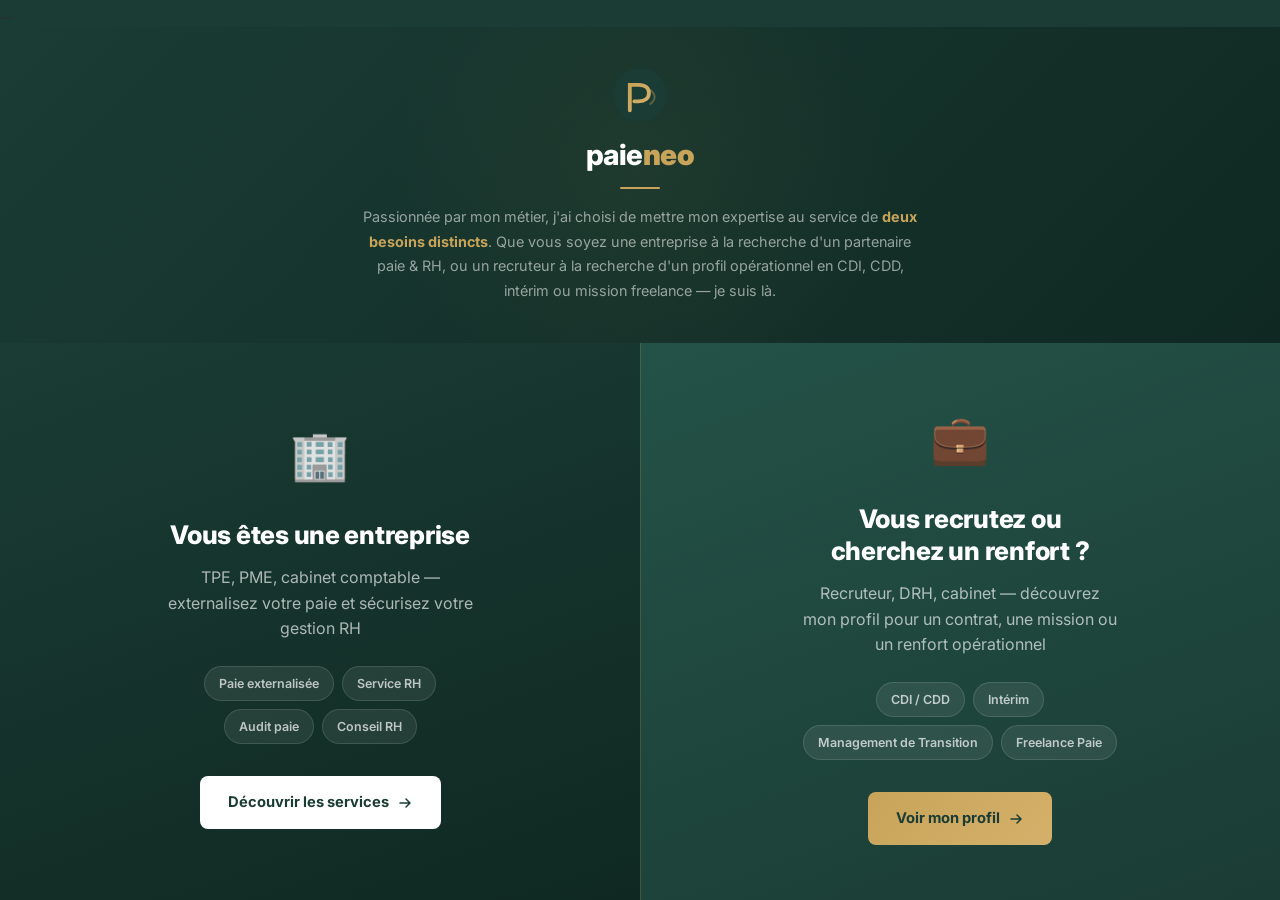
<file: index.html>
<!DOCTYPE html>
<html lang="fr">
<head>
  <head>
  <!-- Google tag (gtag.js) -->
  <script async src="https://www.googletagmanager.com/gtag/js?id=G-7KTV8Y9QXC"></script>
  <script>
    window.dataLayer = window.dataLayer || [];
    function gtag(){dataLayer.push(arguments);}
    gtag('js', new Date());
    gtag('config', 'G-7KTV8Y9QXC');
  </script>
  ...
  <meta charset="UTF-8">
  <meta name="viewport" content="width=device-width, initial-scale=1.0">
  <meta name="description" content="PaieNeo — Farah, Charg&eacute;e Paie &amp; Administration du Personnel. Services de paie externalis&eacute;e pour TPE/PME et missions de transition.">
  <title>PaieNeo — Gestion de Paie &amp; Conseil RH</title>

  <meta property="og:type" content="website">
  <meta property="og:title" content="PaieNeo — Gestion de Paie &amp; Conseil RH">
  <meta property="og:description" content="Charg&eacute;e Paie &amp; Administration du Personnel — +5 ans d'exp&eacute;rience. Paie externalis&eacute;e, service RH, audit, conseil et management de transition.">
  <meta property="og:url" content="https://www.paieneo.com">
  <meta property="og:image" content="https://www.paieneo.com/img/og-image.png">
  <meta property="og:locale" content="fr_FR">

  <link rel="icon" type="image/svg+xml" href="img/favicon.svg">
  <link rel="preconnect" href="https://fonts.googleapis.com">
  <link rel="preconnect" href="https://fonts.gstatic.com" crossorigin>
  <link href="https://fonts.googleapis.com/css2?family=Inter:wght@400;500;600;700;800;900&display=swap" rel="stylesheet">
  <link rel="stylesheet" href="css/style.css">
  <link rel="stylesheet" href="css/landing.css">
</head>
<body class="landing-page">

  <!-- ========== WELCOME ========== -->
  <div class="welcome">
    <div class="welcome__inner">
      <div class="welcome__icon">
        <img src="img/favicon.svg" alt="PaieNeo">
      </div>
      <h1 class="welcome__brand">paie<span>neo</span></h1>
      <div class="welcome__divider"></div>
      <p class="welcome__text">
        Passionn&eacute;e par mon m&eacute;tier, j'ai choisi de mettre mon expertise au service
        de <strong>deux besoins distincts</strong>. Que vous soyez une entreprise &agrave; la recherche
        d'un partenaire paie &amp; RH, ou un recruteur &agrave; la recherche d'un profil op&eacute;rationnel
        en CDI, CDD, int&eacute;rim ou mission freelance &mdash; je suis l&agrave;.
      </p>
    </div>
  </div>

  <!-- ========== LANDING SPLIT ========== -->
  <div class="split">

    <!-- Left — Entreprises -->
    <a href="entreprises.html" class="split__side split__side--left">
      <div class="split__overlay"></div>
      <div class="split__content">
        <div class="split__icon">&#127970;</div>
        <h2 class="split__title">Vous &ecirc;tes une entreprise</h2>
        <p class="split__subtitle">
          TPE, PME, cabinet comptable &mdash; externalisez votre paie
          et s&eacute;curisez votre gestion RH
        </p>
        <div class="split__services">
          <span>Paie externalis&eacute;e</span>
          <span>Service RH</span>
          <span>Audit paie</span>
          <span>Conseil RH</span>
        </div>
        <div class="split__cta">
          D&eacute;couvrir les services
          <svg width="16" height="16" viewBox="0 0 16 16" fill="none"><path d="M3 8h10m0 0L9 4m4 4L9 12" stroke="currentColor" stroke-width="1.5" stroke-linecap="round" stroke-linejoin="round"/></svg>
        </div>
      </div>
    </a>

    <!-- Right — Freelance / Transition -->
    <a href="freelance.html" class="split__side split__side--right">
      <div class="split__overlay"></div>
      <div class="split__content">
        <div class="split__icon">&#128188;</div>
        <h2 class="split__title">Vous recrutez ou cherchez un renfort&nbsp;?</h2>
        <p class="split__subtitle">
          Recruteur, DRH, cabinet &mdash; d&eacute;couvrez mon profil
          pour un contrat, une mission ou un renfort op&eacute;rationnel
        </p>
        <div class="split__services">
          <span>CDI / CDD</span>
          <span>Int&eacute;rim</span>
          <span>Management de Transition</span>
          <span>Freelance Paie</span>
        </div>
        <div class="split__cta split__cta--accent">
          Voir mon profil
          <svg width="16" height="16" viewBox="0 0 16 16" fill="none"><path d="M3 8h10m0 0L9 4m4 4L9 12" stroke="currentColor" stroke-width="1.5" stroke-linecap="round" stroke-linejoin="round"/></svg>
        </div>
      </div>
    </a>


  </div>

</body>
</html>
</file>
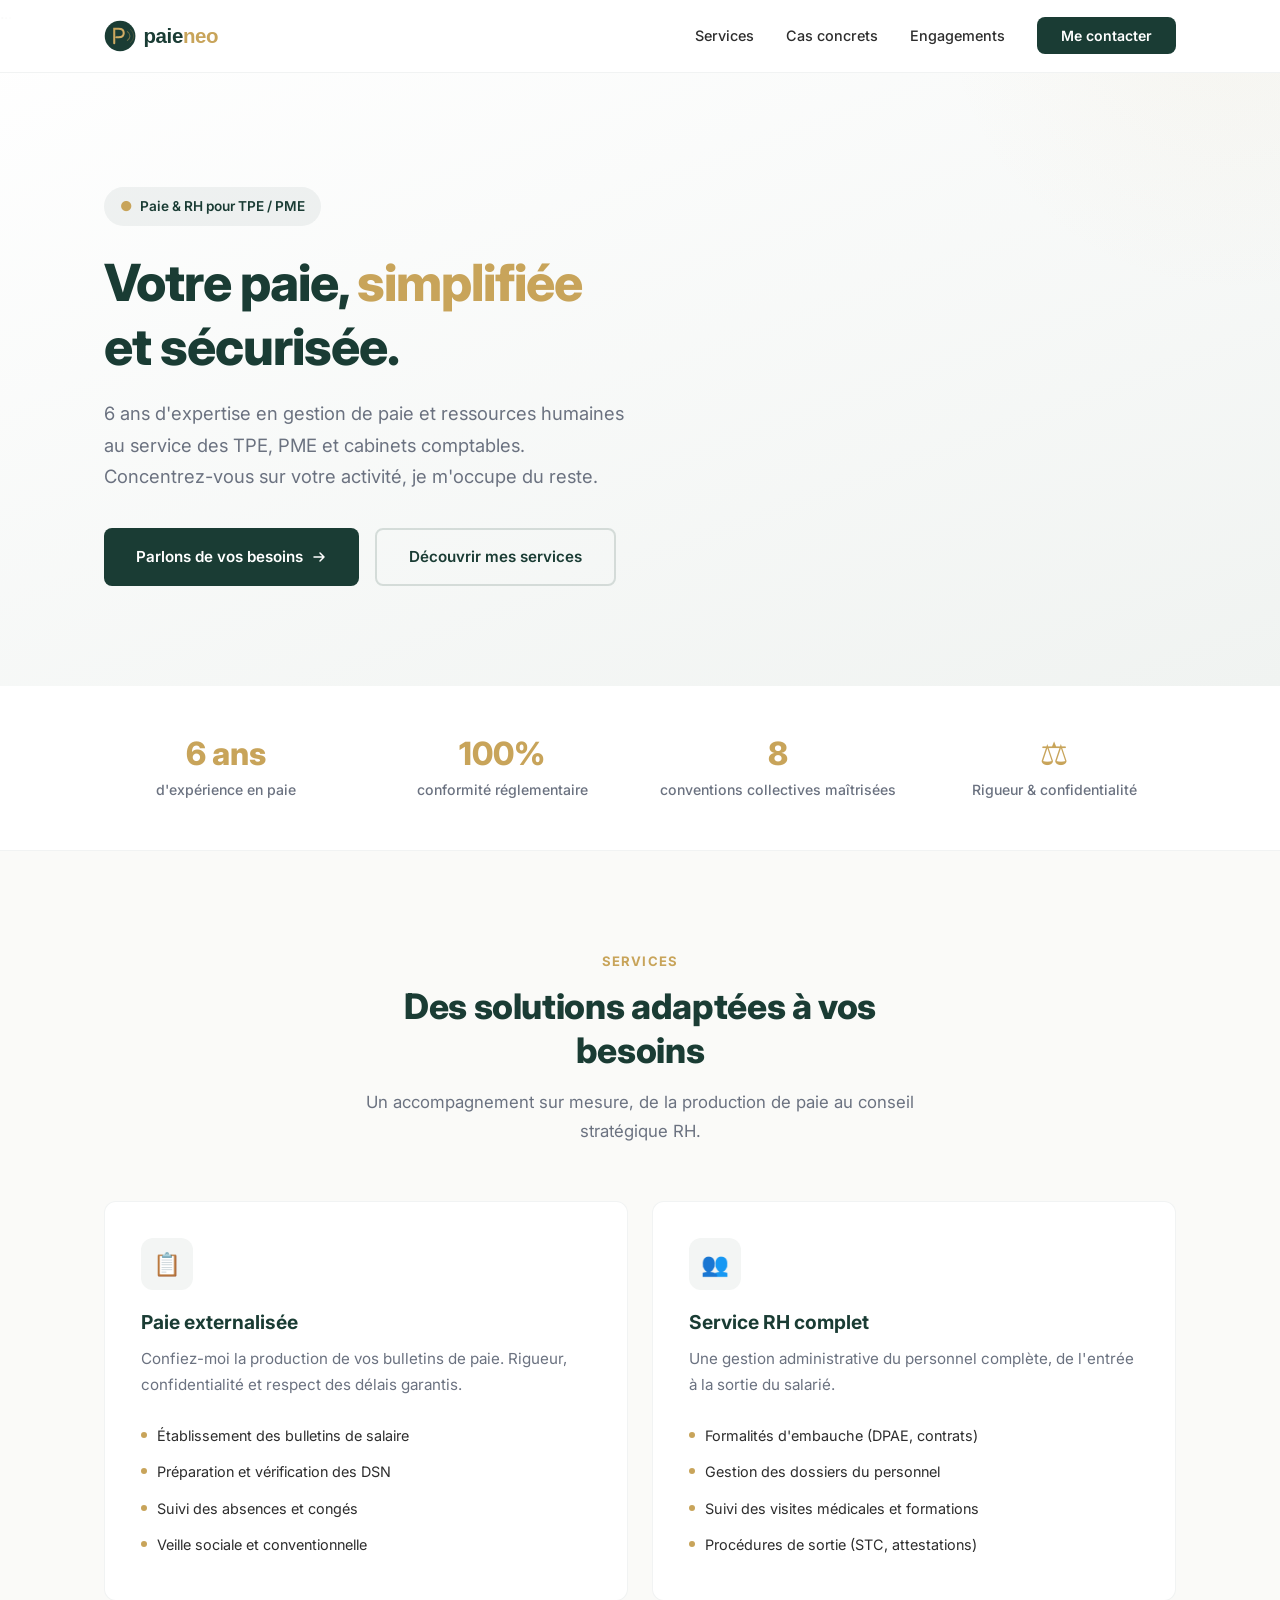
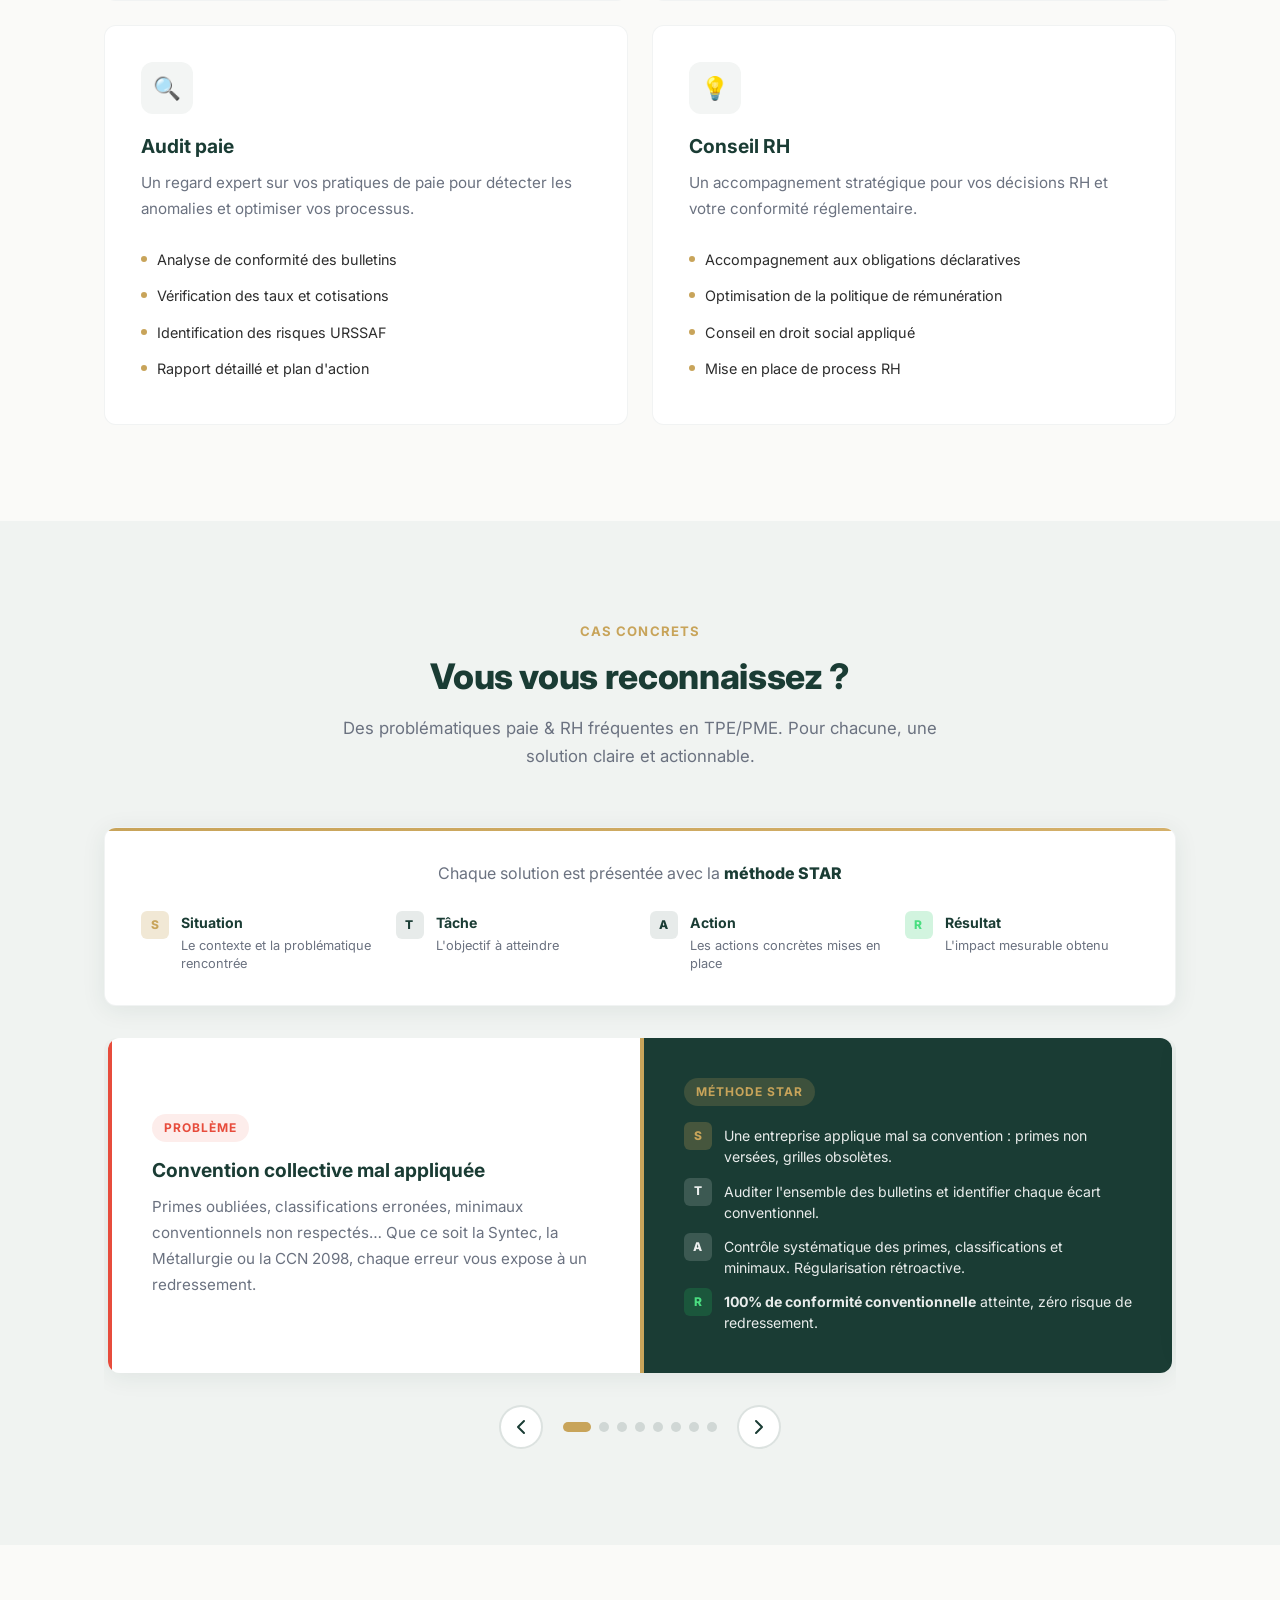
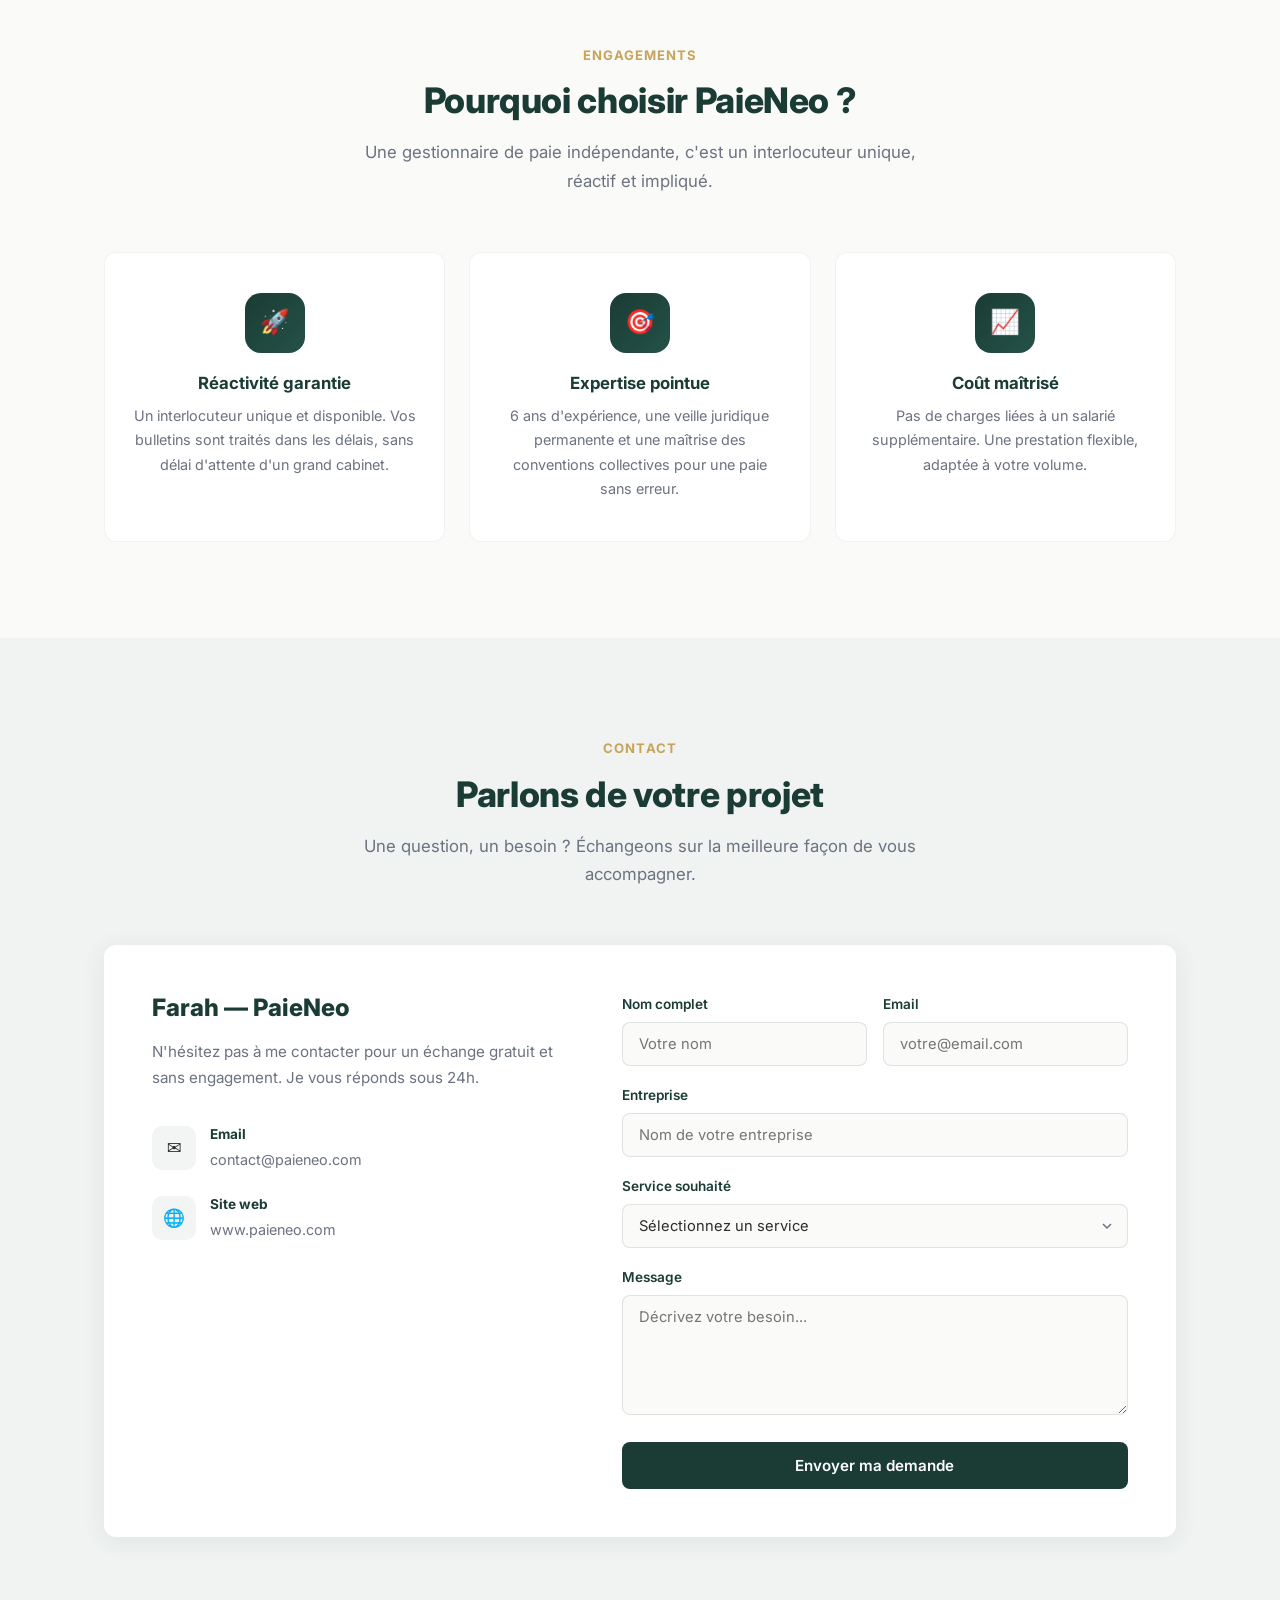
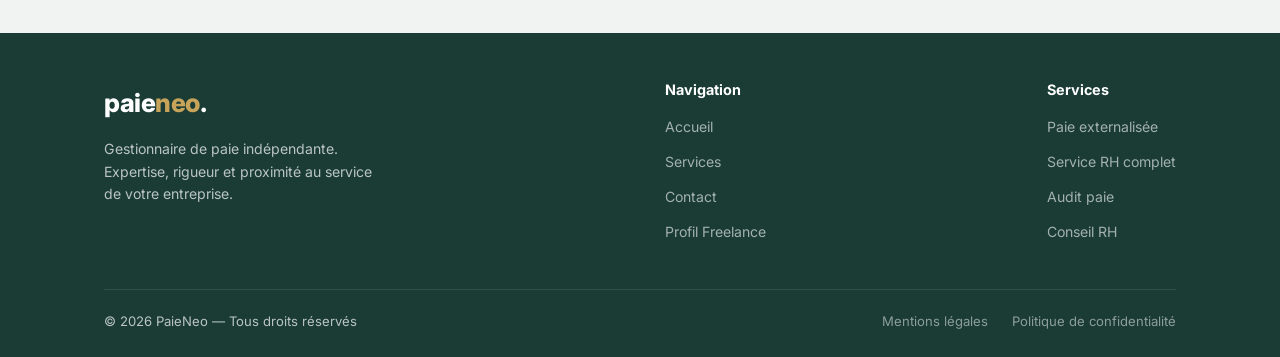
<file: entreprises.html>
<!DOCTYPE html>
<html lang="fr">
<head>
  <head>
  <!-- Google tag (gtag.js) -->
  <script async src="https://www.googletagmanager.com/gtag/js?id=G-7KTV8Y9QXC"></script>
  <script>
    window.dataLayer = window.dataLayer || [];
    function gtag(){dataLayer.push(arguments);}
    gtag('js', new Date());
    gtag('config', 'G-7KTV8Y9QXC');
  </script>
  ...
  <meta charset="UTF-8">
  <meta name="viewport" content="width=device-width, initial-scale=1.0">
  <meta name="description" content="PaieNeo — Paie externalis&eacute;e, service RH, audit et conseil pour TPE et PME.">
  <title>PaieNeo — Services Paie &amp; RH pour entreprises</title>
  <link rel="icon" type="image/svg+xml" href="img/favicon.svg">
  <link rel="preconnect" href="https://fonts.googleapis.com">
  <link rel="preconnect" href="https://fonts.gstatic.com" crossorigin>
  <link href="https://fonts.googleapis.com/css2?family=Inter:wght@400;500;600;700;800&display=swap" rel="stylesheet">
  <link rel="stylesheet" href="css/style.css">
</head>
<body>

  <!-- ========== HEADER ========== -->
  <header class="header">
    <nav class="nav container">
      <a href="index.html" aria-label="PaieNeo Accueil">
        <img src="img/logo.svg" alt="PaieNeo" class="nav__logo">
      </a>
      <ul class="nav__links">
        <li><a href="#services" class="nav__link">Services</a></li>
        <li><a href="#solutions" class="nav__link">Cas concrets</a></li>
        <li><a href="#engagements" class="nav__link">Engagements</a></li>
        <li><a href="#contact" class="nav__link nav__cta">Me contacter</a></li>
      </ul>
      <button class="nav__toggle" aria-label="Menu">
        <span></span><span></span><span></span>
      </button>
    </nav>
  </header>

  <!-- ========== HERO ========== -->
  <section class="hero" id="accueil">
    <div class="container">
      <div class="hero__content">
        <div class="hero__badge">
          <span>&#9679;</span> Paie &amp; RH pour TPE / PME
        </div>
        <h1 class="hero__title">
          Votre paie, <span>simplifi&eacute;e</span><br>et s&eacute;curis&eacute;e.
        </h1>
        <p class="hero__subtitle">
          6 ans d'expertise en gestion de paie et ressources humaines
          au service des TPE, PME et cabinets comptables.
          Concentrez-vous sur votre activit&eacute;, je m'occupe du reste.
        </p>
        <div class="hero__actions">
          <a href="#contact" class="btn btn--primary">
            Parlons de vos besoins
            <svg width="16" height="16" viewBox="0 0 16 16" fill="none"><path d="M3 8h10m0 0L9 4m4 4L9 12" stroke="currentColor" stroke-width="1.5" stroke-linecap="round" stroke-linejoin="round"/></svg>
          </a>
          <a href="#services" class="btn btn--outline">D&eacute;couvrir mes services</a>
        </div>
      </div>
    </div>
  </section>

  <!-- ========== STATS ========== -->
  <section class="stats">
    <div class="container">
      <div class="stats__grid">
        <div class="stats__item fade-up">
          <h3 data-count="6" data-suffix=" ans">0</h3>
          <p>d'exp&eacute;rience en paie</p>
        </div>
        <div class="stats__item fade-up">
          <h3 data-count="100" data-suffix="%">0</h3>
          <p>conformit&eacute; r&eacute;glementaire</p>
        </div>
        <div class="stats__item fade-up">
          <h3 data-count="8" data-suffix="">0</h3>
          <p>conventions collectives ma&icirc;tris&eacute;es</p>
        </div>
        <div class="stats__item fade-up">
          <h3>&#9878;</h3>
          <p>Rigueur &amp; confidentialit&eacute;</p>
        </div>
      </div>
    </div>
  </section>

  <!-- ========== SERVICES ========== -->
  <section class="section" id="services">
    <div class="container">
      <div class="section__header fade-up">
        <span class="section__label">Services</span>
        <h2 class="section__title">Des solutions adapt&eacute;es &agrave; vos besoins</h2>
        <p class="section__desc">
          Un accompagnement sur mesure, de la production de paie au conseil strat&eacute;gique RH.
        </p>
      </div>
      <div class="services__grid">

        <div class="service-card fade-up">
          <div class="service-card__icon">&#128203;</div>
          <h3 class="service-card__title">Paie externalis&eacute;e</h3>
          <p class="service-card__desc">
            Confiez-moi la production de vos bulletins de paie. Rigueur,
            confidentialit&eacute; et respect des d&eacute;lais garantis.
          </p>
          <ul class="service-card__list">
            <li>&Eacute;tablissement des bulletins de salaire</li>
            <li>Pr&eacute;paration et v&eacute;rification des DSN</li>
            <li>Suivi des absences et cong&eacute;s</li>
            <li>Veille sociale et conventionnelle</li>
          </ul>
        </div>

        <div class="service-card fade-up">
          <div class="service-card__icon">&#128101;</div>
          <h3 class="service-card__title">Service RH complet</h3>
          <p class="service-card__desc">
            Une gestion administrative du personnel compl&egrave;te,
            de l'entr&eacute;e &agrave; la sortie du salari&eacute;.
          </p>
          <ul class="service-card__list">
            <li>Formalit&eacute;s d'embauche (DPAE, contrats)</li>
            <li>Gestion des dossiers du personnel</li>
            <li>Suivi des visites m&eacute;dicales et formations</li>
            <li>Proc&eacute;dures de sortie (STC, attestations)</li>
          </ul>
        </div>

        <div class="service-card fade-up">
          <div class="service-card__icon">&#128269;</div>
          <h3 class="service-card__title">Audit paie</h3>
          <p class="service-card__desc">
            Un regard expert sur vos pratiques de paie pour d&eacute;tecter
            les anomalies et optimiser vos processus.
          </p>
          <ul class="service-card__list">
            <li>Analyse de conformit&eacute; des bulletins</li>
            <li>V&eacute;rification des taux et cotisations</li>
            <li>Identification des risques URSSAF</li>
            <li>Rapport d&eacute;taill&eacute; et plan d'action</li>
          </ul>
        </div>

        <div class="service-card fade-up">
          <div class="service-card__icon">&#128161;</div>
          <h3 class="service-card__title">Conseil RH</h3>
          <p class="service-card__desc">
            Un accompagnement strat&eacute;gique pour vos d&eacute;cisions RH
            et votre conformit&eacute; r&eacute;glementaire.
          </p>
          <ul class="service-card__list">
            <li>Accompagnement aux obligations d&eacute;claratives</li>
            <li>Optimisation de la politique de r&eacute;mun&eacute;ration</li>
            <li>Conseil en droit social appliqu&eacute;</li>
            <li>Mise en place de process RH</li>
          </ul>
        </div>

      </div>
    </div>
  </section>

  <!-- ========== PROBLEMES / SOLUTIONS ========== -->
  <section class="section section--alt" id="solutions">
    <div class="container">
      <div class="section__header fade-up">
        <span class="section__label">Cas concrets</span>
        <h2 class="section__title">Vous vous reconnaissez&nbsp;?</h2>
        <p class="section__desc">
          Des probl&eacute;matiques paie &amp; RH fr&eacute;quentes en TPE/PME.
          Pour chacune, une solution claire et actionnable.
        </p>
      </div>
      <div class="star-intro fade-up">
        <div class="star-intro__title">Chaque solution est pr&eacute;sent&eacute;e avec la <strong>m&eacute;thode STAR</strong></div>
        <div class="star-intro__grid">
          <div class="star-intro__item">
            <span class="star-letter star-letter--s">S</span>
            <div>
              <strong>Situation</strong>
              <p>Le contexte et la probl&eacute;matique rencontr&eacute;e</p>
            </div>
          </div>
          <div class="star-intro__item">
            <span class="star-letter star-letter--t">T</span>
            <div>
              <strong>T&acirc;che</strong>
              <p>L'objectif &agrave; atteindre</p>
            </div>
          </div>
          <div class="star-intro__item">
            <span class="star-letter star-letter--a">A</span>
            <div>
              <strong>Action</strong>
              <p>Les actions concr&egrave;tes mises en place</p>
            </div>
          </div>
          <div class="star-intro__item">
            <span class="star-letter star-letter--r">R</span>
            <div>
              <strong>R&eacute;sultat</strong>
              <p>L'impact mesurable obtenu</p>
            </div>
          </div>
        </div>
      </div>

      <div class="carousel fade-up">
        <div class="carousel__track">

          <div class="carousel__slide">
            <div class="ps-card">
              <div class="ps-card__problem">
                <span class="ps-card__tag ps-card__tag--problem">Probl&egrave;me</span>
                <h3>Convention collective mal appliqu&eacute;e</h3>
                <p>Primes oubli&eacute;es, classifications erron&eacute;es, minimaux conventionnels non respect&eacute;s&hellip;
                Que ce soit la Syntec, la M&eacute;tallurgie ou la CCN&nbsp;2098, chaque erreur vous expose &agrave; un redressement.</p>
              </div>
              <div class="ps-card__solution">
                <span class="ps-card__tag ps-card__tag--solution">M&eacute;thode STAR</span>
                <div class="star-steps">
                  <div class="star-step">
                    <span class="star-letter star-letter--s">S</span>
                    <p>Une entreprise applique mal sa convention&nbsp;: primes non vers&eacute;es, grilles obsol&egrave;tes.</p>
                  </div>
                  <div class="star-step">
                    <span class="star-letter star-letter--t">T</span>
                    <p>Auditer l'ensemble des bulletins et identifier chaque &eacute;cart conventionnel.</p>
                  </div>
                  <div class="star-step">
                    <span class="star-letter star-letter--a">A</span>
                    <p>Contr&ocirc;le syst&eacute;matique des primes, classifications et minimaux. R&eacute;gularisation r&eacute;troactive.</p>
                  </div>
                  <div class="star-step">
                    <span class="star-letter star-letter--r">R</span>
                    <p><strong>100% de conformit&eacute; conventionnelle</strong> atteinte, z&eacute;ro risque de redressement.</p>
                  </div>
                </div>
              </div>
            </div>
          </div>

          <div class="carousel__slide">
            <div class="ps-card">
              <div class="ps-card__problem">
                <span class="ps-card__tag ps-card__tag--problem">Probl&egrave;me</span>
                <h3>DSN rejet&eacute;es ou anomalies r&eacute;currentes</h3>
                <p>Vos d&eacute;clarations sociales g&eacute;n&egrave;rent des signalements, des &eacute;carts
                de cotisations ou des relances URSSAF. Vous perdez du temps et prenez des risques.</p>
              </div>
              <div class="ps-card__solution">
                <span class="ps-card__tag ps-card__tag--solution">M&eacute;thode STAR</span>
                <div class="star-steps">
                  <div class="star-step">
                    <span class="star-letter star-letter--s">S</span>
                    <p>DSN mensuelles avec signalements r&eacute;currents et &eacute;carts de cotisations.</p>
                  </div>
                  <div class="star-step">
                    <span class="star-letter star-letter--t">T</span>
                    <p>Fiabiliser les donn&eacute;es sociales et supprimer les anomalies avant envoi.</p>
                  </div>
                  <div class="star-step">
                    <span class="star-letter star-letter--a">A</span>
                    <p>Contr&ocirc;le pr&eacute;-DSN syst&eacute;matique, rapprochement cotisations, correction des CRM.</p>
                  </div>
                  <div class="star-step">
                    <span class="star-letter star-letter--r">R</span>
                    <p><strong>Z&eacute;ro rejet DSN</strong>, d&eacute;clarations conformes d&egrave;s le premier envoi.</p>
                  </div>
                </div>
              </div>
            </div>
          </div>

          <div class="carousel__slide">
            <div class="ps-card">
              <div class="ps-card__problem">
                <span class="ps-card__tag ps-card__tag--problem">Probl&egrave;me</span>
                <h3>Arr&ecirc;ts maladie mal g&eacute;r&eacute;s</h3>
                <p>Les IJSS sont mal calcul&eacute;es, le maintien de salaire ne correspond pas
                &agrave; votre convention, les dossiers pr&eacute;voyance tra&icirc;nent.</p>
              </div>
              <div class="ps-card__solution">
                <span class="ps-card__tag ps-card__tag--solution">M&eacute;thode STAR</span>
                <div class="star-steps">
                  <div class="star-step">
                    <span class="star-letter star-letter--s">S</span>
                    <p>Salari&eacute;s sous-pay&eacute;s ou surpay&eacute;s pendant leurs arr&ecirc;ts, dossiers pr&eacute;voyance en retard.</p>
                  </div>
                  <div class="star-step">
                    <span class="star-letter star-letter--t">T</span>
                    <p>Reprendre en main l'int&eacute;gralit&eacute; du processus maladie de A &agrave; Z.</p>
                  </div>
                  <div class="star-step">
                    <span class="star-letter star-letter--a">A</span>
                    <p>Suivi IJ via EDI, calcul du maintien employeur selon la CCN, montage pr&eacute;voyance.</p>
                  </div>
                  <div class="star-step">
                    <span class="star-letter star-letter--r">R</span>
                    <p><strong>Z&eacute;ro d&eacute;calage</strong> entre les montants dus et les montants vers&eacute;s.</p>
                  </div>
                </div>
              </div>
            </div>
          </div>

          <div class="carousel__slide">
            <div class="ps-card">
              <div class="ps-card__problem">
                <span class="ps-card__tag ps-card__tag--problem">Probl&egrave;me</span>
                <h3>Contr&ocirc;le URSSAF &agrave; l'horizon</h3>
                <p>Vous recevez un avis de contr&ocirc;le URSSAF et vous n'&ecirc;tes pas s&ucirc;r que vos
                bulletins soient conformes. Avantages en nature, frais professionnels,
                heures suppl&eacute;mentaires&hellip; tout est &agrave; v&eacute;rifier.</p>
              </div>
              <div class="ps-card__solution">
                <span class="ps-card__tag ps-card__tag--solution">M&eacute;thode STAR</span>
                <div class="star-steps">
                  <div class="star-step">
                    <span class="star-letter star-letter--s">S</span>
                    <p>Avis de contr&ocirc;le URSSAF re&ccedil;u, conformit&eacute; des bulletins incertaine.</p>
                  </div>
                  <div class="star-step">
                    <span class="star-letter star-letter--t">T</span>
                    <p>Auditer et corriger toutes les anomalies avant le passage du contr&ocirc;leur.</p>
                  </div>
                  <div class="star-step">
                    <span class="star-letter star-letter--a">A</span>
                    <p>Contr&ocirc;le point par point (AN, frais pro, HS, cotisations), r&eacute;gularisations imm&eacute;diates.</p>
                  </div>
                  <div class="star-step">
                    <span class="star-letter star-letter--r">R</span>
                    <p><strong>Pr&eacute;venir co&ucirc;te moins cher que subir</strong> &mdash; contr&ocirc;le pass&eacute; sans redressement.</p>
                  </div>
                </div>
              </div>
            </div>
          </div>

          <div class="carousel__slide">
            <div class="ps-card">
              <div class="ps-card__problem">
                <span class="ps-card__tag ps-card__tag--problem">Probl&egrave;me</span>
                <h3>Forte rotation et contrats courts</h3>
                <p>Vous g&eacute;rez beaucoup de CDD, int&eacute;rimaires ou saisonniers. Chaque mois
                c'est une vague d'entr&eacute;es et de sorties, les STC s'accumulent
                et les erreurs aussi.</p>
              </div>
              <div class="ps-card__solution">
                <span class="ps-card__tag ps-card__tag--solution">M&eacute;thode STAR</span>
                <div class="star-steps">
                  <div class="star-step">
                    <span class="star-letter star-letter--s">S</span>
                    <p>Environnement &agrave; tr&egrave;s forte rotation, jusqu'&agrave; 80 fins de contrat par mois.</p>
                  </div>
                  <div class="star-step">
                    <span class="star-letter star-letter--t">T</span>
                    <p>S&eacute;curiser chaque entr&eacute;e et chaque sortie sans aucun oubli administratif.</p>
                  </div>
                  <div class="star-step">
                    <span class="star-letter star-letter--a">A</span>
                    <p>Process syst&eacute;matique : DPAE, contrat, affiliation / STC, attestation, portabilit&eacute;.</p>
                  </div>
                  <div class="star-step">
                    <span class="star-letter star-letter--r">R</span>
                    <p><strong>Z&eacute;ro oubli, z&eacute;ro erreur</strong> malgr&eacute; le volume &eacute;lev&eacute;.</p>
                  </div>
                </div>
              </div>
            </div>
          </div>

          <div class="carousel__slide">
            <div class="ps-card">
              <div class="ps-card__problem">
                <span class="ps-card__tag ps-card__tag--problem">Probl&egrave;me</span>
                <h3>Aucune visibilit&eacute; sur vos indicateurs RH</h3>
                <p>Vous ne suivez pas votre absent&eacute;isme, votre turnover, votre masse
                salariale. Quand la direction demande des chiffres, c'est la panique.</p>
              </div>
              <div class="ps-card__solution">
                <span class="ps-card__tag ps-card__tag--solution">M&eacute;thode STAR</span>
                <div class="star-steps">
                  <div class="star-step">
                    <span class="star-letter star-letter--s">S</span>
                    <p>Aucun tableau de bord RH, donn&eacute;es approximatives et non fiables.</p>
                  </div>
                  <div class="star-step">
                    <span class="star-letter star-letter--t">T</span>
                    <p>Mettre en place un reporting RH automatis&eacute; et fiable.</p>
                  </div>
                  <div class="star-step">
                    <span class="star-letter star-letter--a">A</span>
                    <p>Cr&eacute;ation de TBD Excel automatis&eacute;s : absent&eacute;isme, turnover, masse salariale, index H/F.</p>
                  </div>
                  <div class="star-step">
                    <span class="star-letter star-letter--r">R</span>
                    <p><strong>Donn&eacute;es fiables et &agrave; jour</strong>, pr&ecirc;tes &agrave; pr&eacute;senter &agrave; la direction.</p>
                  </div>
                </div>
              </div>
            </div>
          </div>

          <div class="carousel__slide">
            <div class="ps-card">
              <div class="ps-card__problem">
                <span class="ps-card__tag ps-card__tag--problem">Probl&egrave;me</span>
                <h3>Entr&eacute;es et sorties mal g&eacute;r&eacute;es</h3>
                <p>DPAE en retard, contrats incomplets, solde de tout compte approximatif&hellip;
                Les formalit&eacute;s d'embauche et de d&eacute;part sont source d'erreurs co&ucirc;teuses.</p>
              </div>
              <div class="ps-card__solution">
                <span class="ps-card__tag ps-card__tag--solution">M&eacute;thode STAR</span>
                <div class="star-steps">
                  <div class="star-step">
                    <span class="star-letter star-letter--s">S</span>
                    <p>Formalit&eacute;s d'entr&eacute;e/sortie n&eacute;glig&eacute;es, erreurs et oublis r&eacute;currents.</p>
                  </div>
                  <div class="star-step">
                    <span class="star-letter star-letter--t">T</span>
                    <p>Reprendre et fiabiliser l'int&eacute;gralit&eacute; du processus administratif.</p>
                  </div>
                  <div class="star-step">
                    <span class="star-letter star-letter--a">A</span>
                    <p>Prise en charge compl&egrave;te : DPAE, contrat, mutuelle / STC, attestations, portabilit&eacute;.</p>
                  </div>
                  <div class="star-step">
                    <span class="star-letter star-letter--r">R</span>
                    <p><strong>Z&eacute;ro oubli</strong> &mdash; chaque formalit&eacute; trait&eacute;e dans les d&eacute;lais l&eacute;gaux.</p>
                  </div>
                </div>
              </div>
            </div>
          </div>

          <div class="carousel__slide">
            <div class="ps-card">
              <div class="ps-card__problem">
                <span class="ps-card__tag ps-card__tag--problem">Probl&egrave;me</span>
                <h3>&Eacute;volutions l&eacute;gales non suivies</h3>
                <p>SMIC, plafonds, taux AT, nouvelles obligations&hellip; La r&eacute;glementation
                change en permanence et votre paie n'est plus &agrave; jour.</p>
              </div>
              <div class="ps-card__solution">
                <span class="ps-card__tag ps-card__tag--solution">M&eacute;thode STAR</span>
                <div class="star-steps">
                  <div class="star-step">
                    <span class="star-letter star-letter--s">S</span>
                    <p>Param&egrave;tres de paie obsol&egrave;tes, non-conformit&eacute; aux derni&egrave;res &eacute;volutions.</p>
                  </div>
                  <div class="star-step">
                    <span class="star-letter star-letter--t">T</span>
                    <p>Assurer une veille permanente et int&eacute;grer chaque changement en temps r&eacute;el.</p>
                  </div>
                  <div class="star-step">
                    <span class="star-letter star-letter--a">A</span>
                    <p>Veille juridique et sociale continue, mise &agrave; jour imm&eacute;diate des param&egrave;tres.</p>
                  </div>
                  <div class="star-step">
                    <span class="star-letter star-letter--r">R</span>
                    <p><strong>Conformit&eacute; permanente</strong>, sans effort de votre c&ocirc;t&eacute;.</p>
                  </div>
                </div>
              </div>
            </div>
          </div>

        </div>
        <div class="carousel__controls">
          <button class="carousel__btn carousel__btn--prev" aria-label="Pr&eacute;c&eacute;dent">
            <svg width="20" height="20" viewBox="0 0 20 20" fill="none"><path d="M13 4l-6 6 6 6" stroke="currentColor" stroke-width="2" stroke-linecap="round" stroke-linejoin="round"/></svg>
          </button>
          <div class="carousel__dots"></div>
          <button class="carousel__btn carousel__btn--next" aria-label="Suivant">
            <svg width="20" height="20" viewBox="0 0 20 20" fill="none"><path d="M7 4l6 6-6 6" stroke="currentColor" stroke-width="2" stroke-linecap="round" stroke-linejoin="round"/></svg>
          </button>
        </div>
      </div>
    </div>
  </section>

  <!-- ========== ENGAGEMENTS ========== -->
  <section class="section" id="engagements">
    <div class="container">
      <div class="section__header fade-up">
        <span class="section__label">Engagements</span>
        <h2 class="section__title">Pourquoi choisir PaieNeo&nbsp;?</h2>
        <p class="section__desc">
          Une gestionnaire de paie ind&eacute;pendante, c'est un interlocuteur unique,
          r&eacute;actif et impliqu&eacute;.
        </p>
      </div>
      <div class="reasons__grid">
        <div class="reason-card fade-up">
          <div class="reason-card__icon">&#128640;</div>
          <h3 class="reason-card__title">R&eacute;activit&eacute; garantie</h3>
          <p class="reason-card__desc">
            Un interlocuteur unique et disponible. Vos bulletins sont trait&eacute;s
            dans les d&eacute;lais, sans d&eacute;lai d'attente d'un grand cabinet.
          </p>
        </div>
        <div class="reason-card fade-up">
          <div class="reason-card__icon">&#127919;</div>
          <h3 class="reason-card__title">Expertise pointue</h3>
          <p class="reason-card__desc">
            6 ans d'exp&eacute;rience, une veille juridique permanente et une
            ma&icirc;trise des conventions collectives pour une paie sans erreur.
          </p>
        </div>
        <div class="reason-card fade-up">
          <div class="reason-card__icon">&#128200;</div>
          <h3 class="reason-card__title">Co&ucirc;t ma&icirc;tris&eacute;</h3>
          <p class="reason-card__desc">
            Pas de charges li&eacute;es &agrave; un salari&eacute; suppl&eacute;mentaire.
            Une prestation flexible, adapt&eacute;e &agrave; votre volume.
          </p>
        </div>
      </div>
    </div>
  </section>

  <!-- ========== CONTACT ========== -->
  <section class="section section--alt" id="contact">
    <div class="container">
      <div class="section__header fade-up">
        <span class="section__label">Contact</span>
        <h2 class="section__title">Parlons de votre projet</h2>
        <p class="section__desc">
          Une question, un besoin&nbsp;? &Eacute;changeons sur la meilleure fa&ccedil;on
          de vous accompagner.
        </p>
      </div>
      <div class="contact__wrapper fade-up">
        <div class="contact__info">
          <h3>Farah &mdash; PaieNeo</h3>
          <p>
            N'h&eacute;sitez pas &agrave; me contacter pour un &eacute;change gratuit
            et sans engagement. Je vous r&eacute;ponds sous 24h.
          </p>
          <div class="contact__detail">
            <div class="contact__detail-icon">&#9993;</div>
            <div class="contact__detail-text">
              <strong>Email</strong>
              <span>contact@paieneo.com</span>
            </div>
          </div>
          <div class="contact__detail">
            <div class="contact__detail-icon">&#127760;</div>
            <div class="contact__detail-text">
              <strong>Site web</strong>
              <span>www.paieneo.com</span>
            </div>
          </div>
        </div>
        <form id="contactForm" action="https://formsubmit.co/contact@paieneo.com" method="POST">
          <input type="hidden" name="_subject" value="Nouvelle demande client — PaieNeo">
          <input type="hidden" name="_next" value="https://www.paieneo.com/merci.html">
          <input type="hidden" name="_captcha" value="true">
          <input type="text" name="_honey" style="display:none">
          <div class="form__row">
            <div class="form__group">
              <label class="form__label" for="name">Nom complet</label>
              <input class="form__input" type="text" id="name" name="name" placeholder="Votre nom" required>
            </div>
            <div class="form__group">
              <label class="form__label" for="email">Email</label>
              <input class="form__input" type="email" id="email" name="email" placeholder="votre@email.com" required>
            </div>
          </div>
          <div class="form__group">
            <label class="form__label" for="company">Entreprise</label>
            <input class="form__input" type="text" id="company" name="company" placeholder="Nom de votre entreprise">
          </div>
          <div class="form__group">
            <label class="form__label" for="service">Service souhait&eacute;</label>
            <select class="form__select" id="service" name="service" required>
              <option value="" disabled selected>S&eacute;lectionnez un service</option>
              <option value="Paie externalis&eacute;e">Paie externalis&eacute;e</option>
              <option value="Service RH complet">Service RH complet</option>
              <option value="Audit paie">Audit paie</option>
              <option value="Conseil RH">Conseil RH</option>
              <option value="Autre">Autre demande</option>
            </select>
          </div>
          <div class="form__group">
            <label class="form__label" for="message">Message</label>
            <textarea class="form__textarea" id="message" name="message" placeholder="D&eacute;crivez votre besoin..." required></textarea>
          </div>
          <button type="submit" class="form__submit">Envoyer ma demande</button>
        </form>
      </div>
    </div>
  </section>

  <!-- ========== FOOTER ========== -->
  <footer class="footer">
    <div class="container">
      <div class="footer__content">
        <div class="footer__brand">
          <div class="footer__logo-text"><span>paie</span><span class="footer__logo-accent">neo</span>.</div>
          <p class="footer__desc">
            Gestionnaire de paie ind&eacute;pendante. Expertise, rigueur et
            proximit&eacute; au service de votre entreprise.
          </p>
        </div>
        <div class="footer__nav">
          <h4>Navigation</h4>
          <ul>
            <li><a href="index.html">Accueil</a></li>
            <li><a href="#services">Services</a></li>
            <li><a href="#contact">Contact</a></li>
            <li><a href="freelance.html">Profil Freelance</a></li>
          </ul>
        </div>
        <div class="footer__nav">
          <h4>Services</h4>
          <ul>
            <li><a href="#services">Paie externalis&eacute;e</a></li>
            <li><a href="#services">Service RH complet</a></li>
            <li><a href="#services">Audit paie</a></li>
            <li><a href="#services">Conseil RH</a></li>
          </ul>
        </div>
      </div>
      <div class="footer__bottom">
        <p>&copy; 2026 PaieNeo — Tous droits r&eacute;serv&eacute;s</p>
        <div class="footer__legal">
          <a href="#">Mentions l&eacute;gales</a>
          <a href="#">Politique de confidentialit&eacute;</a>
        </div>
      </div>
    </div>
  </footer>

  <script src="js/main.js"></script>
</body>
</html>
</file>
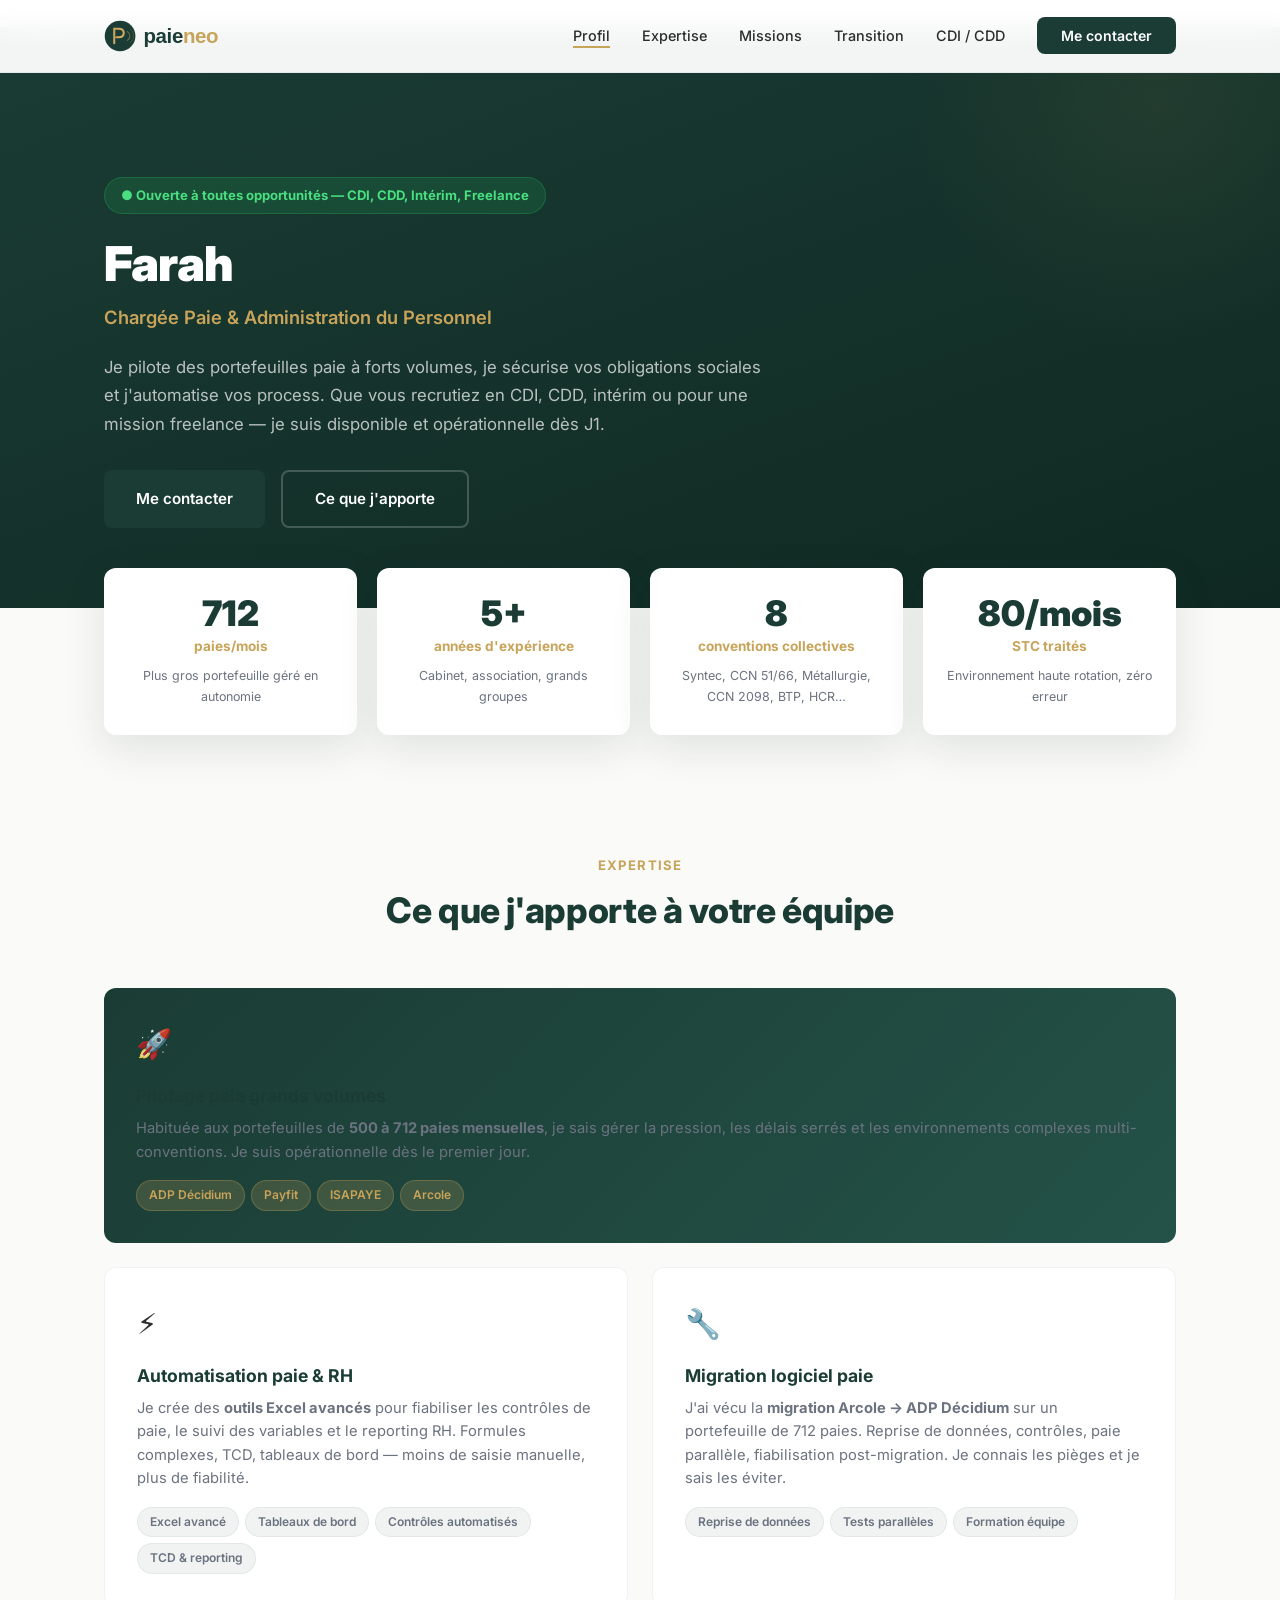
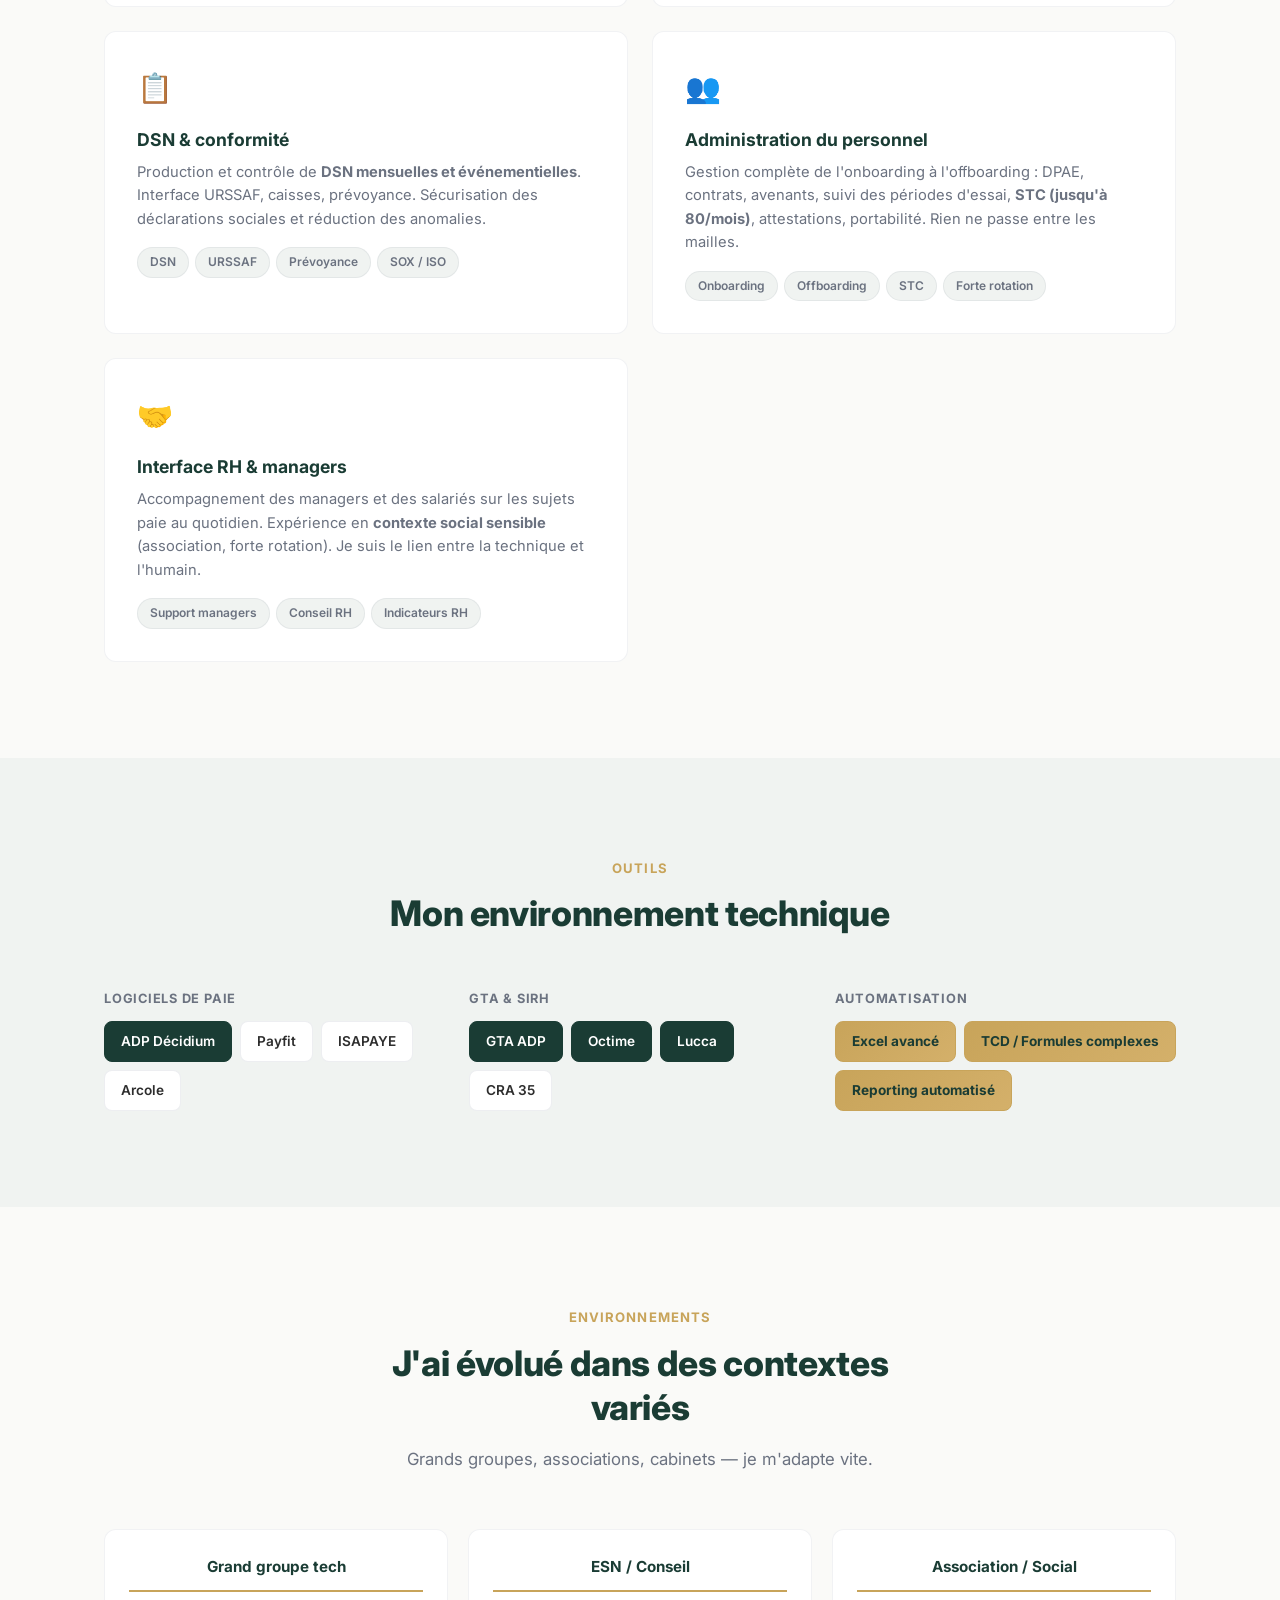
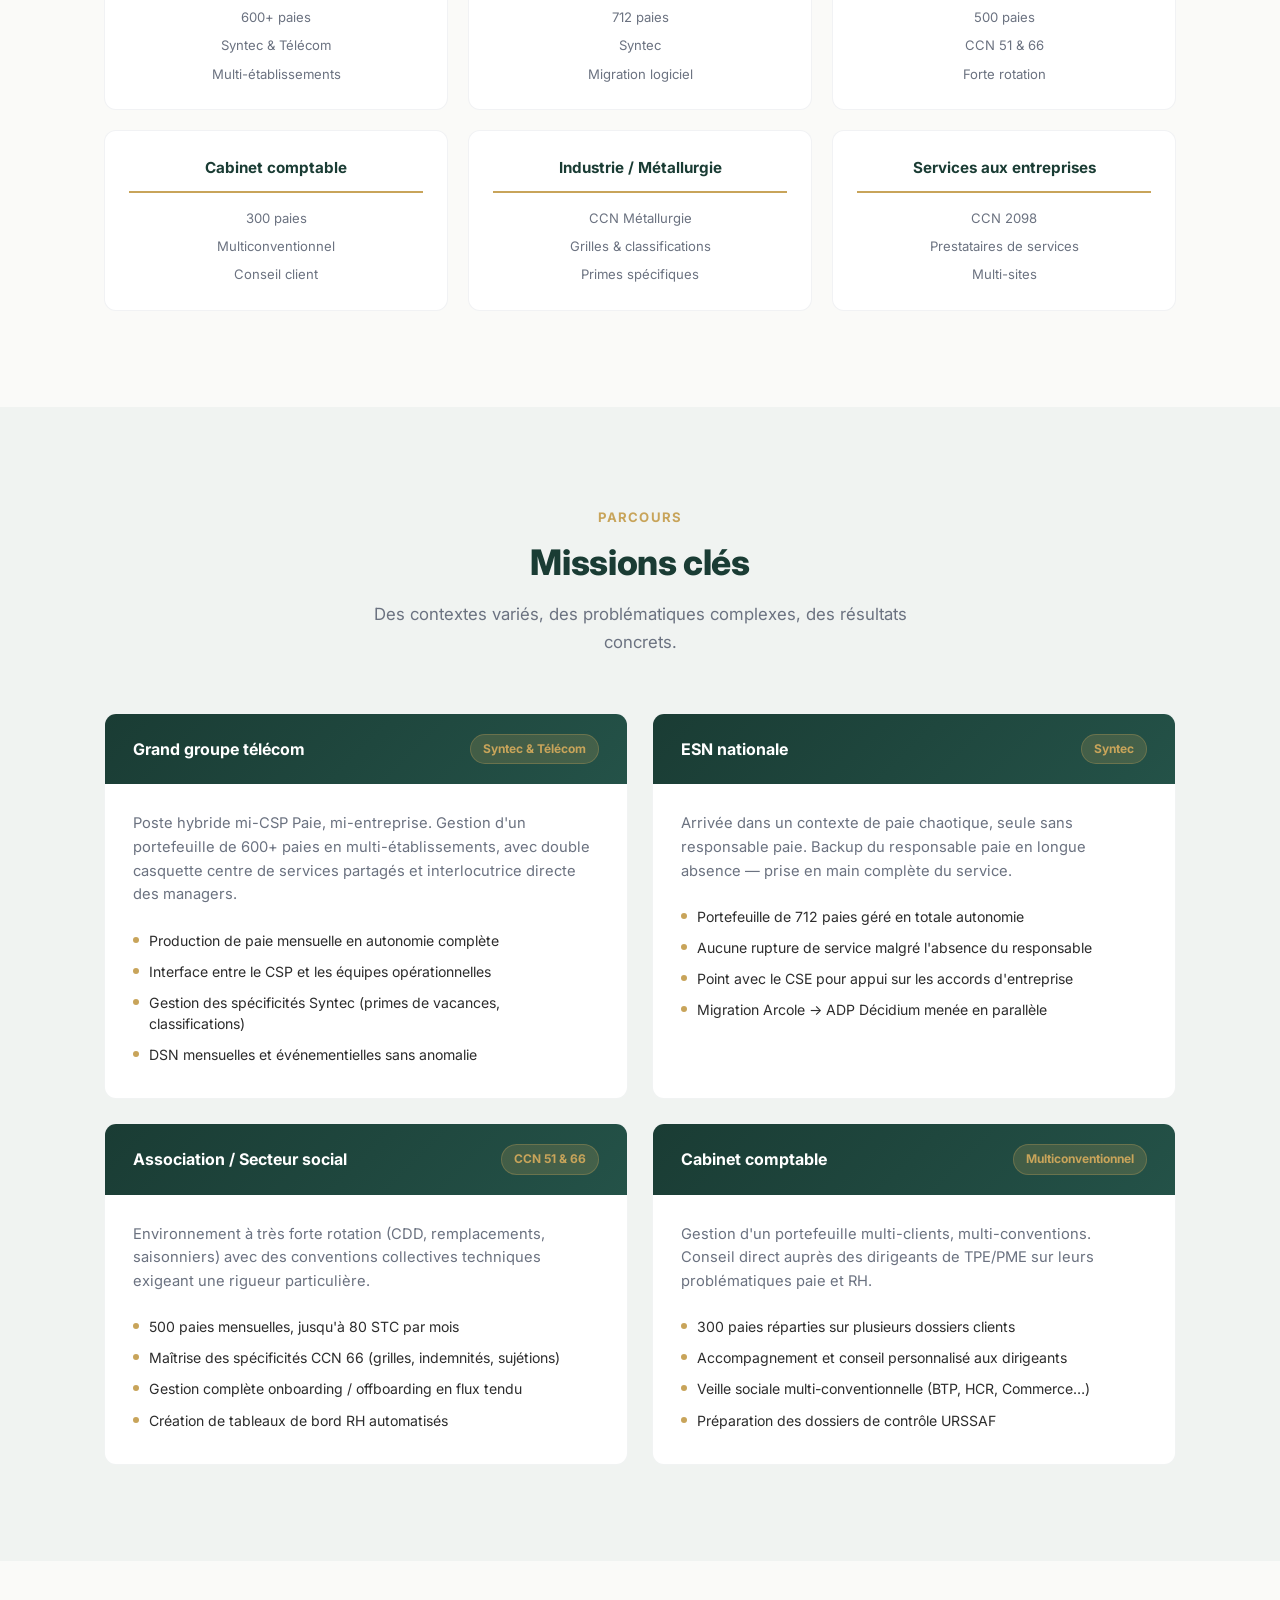
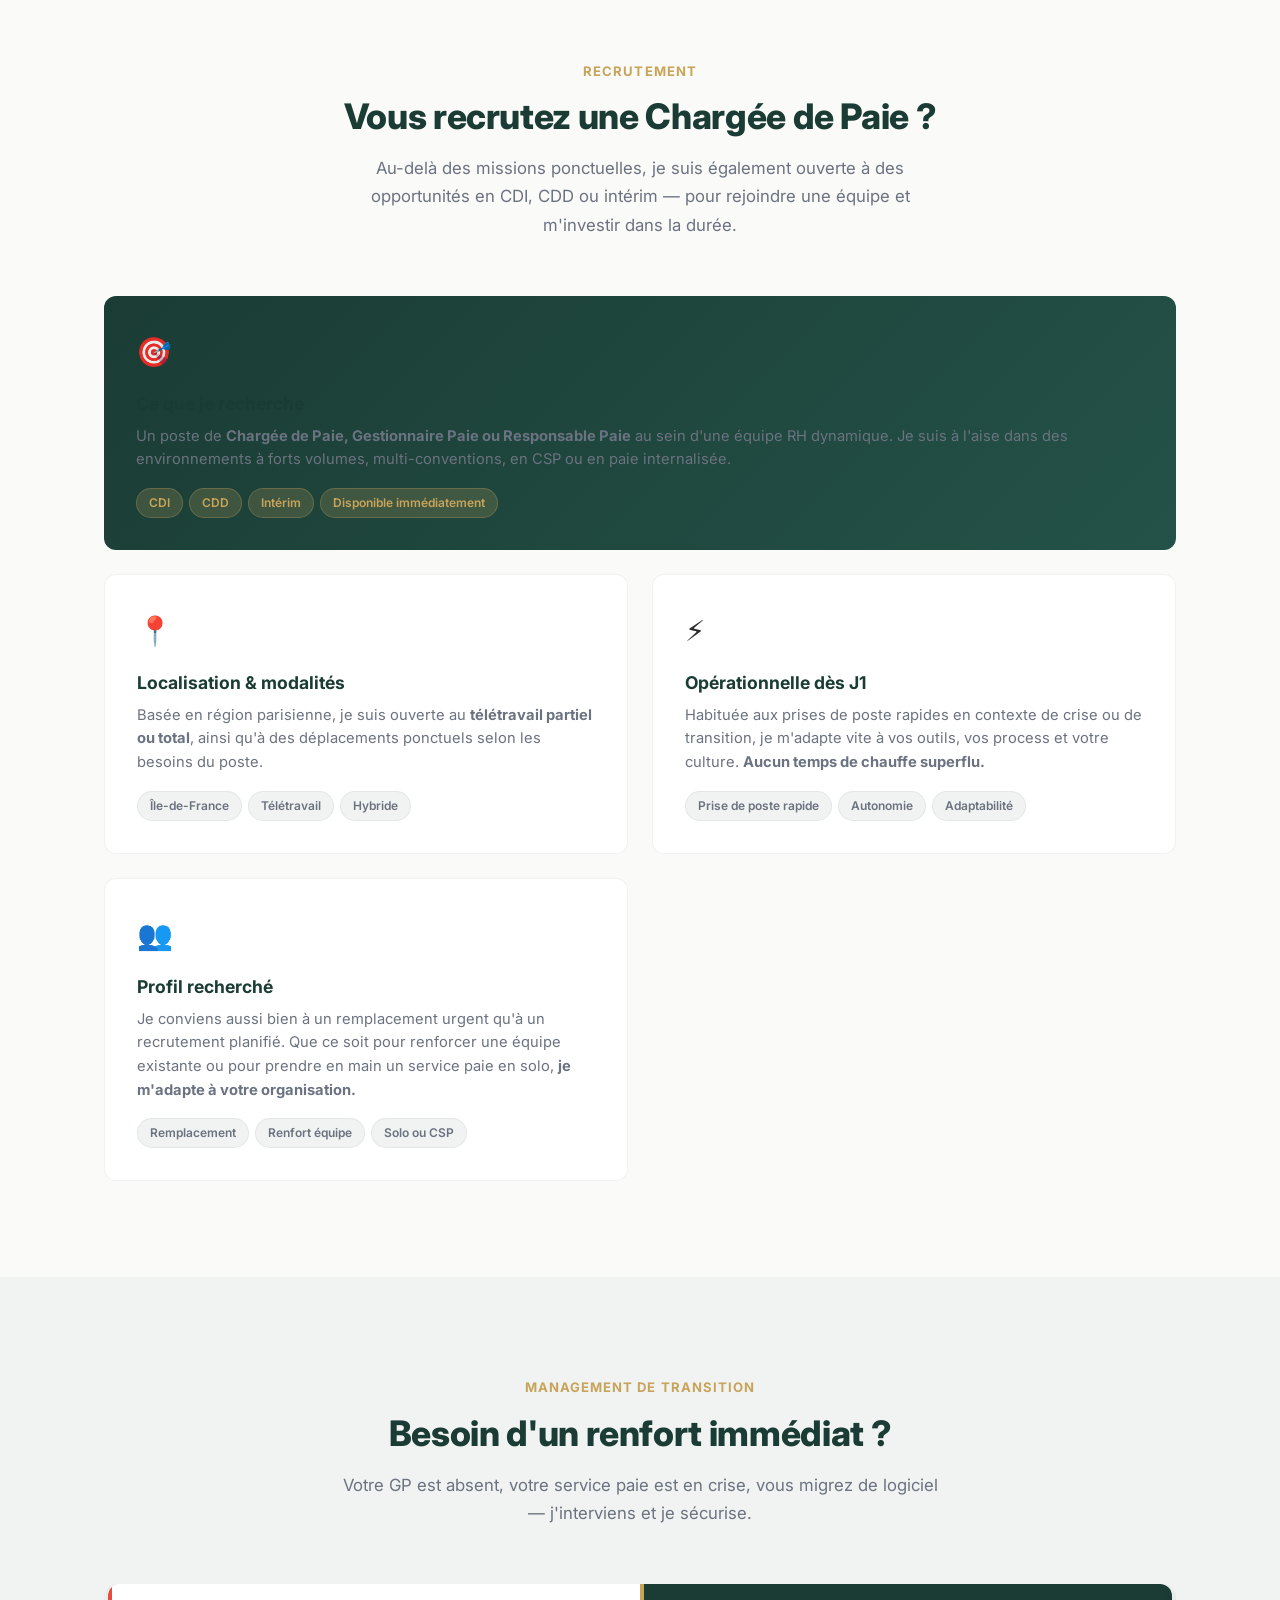
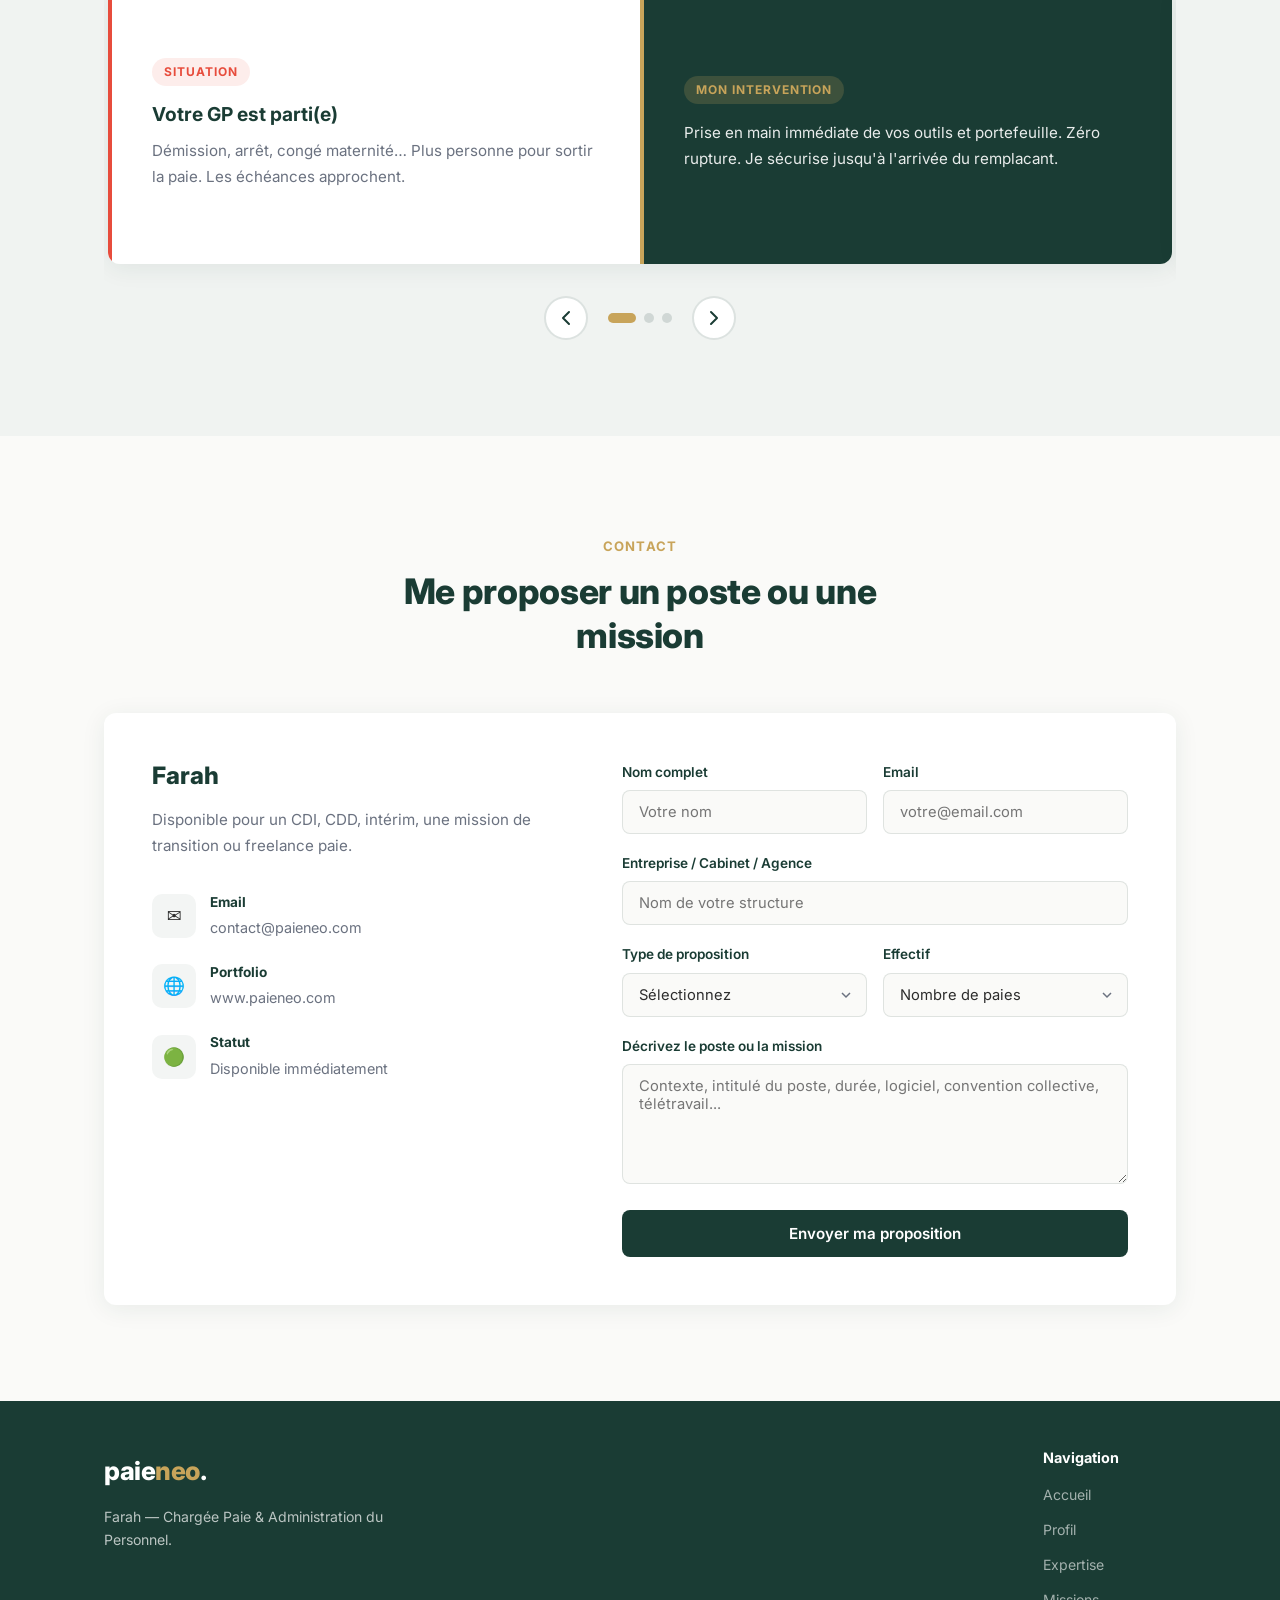
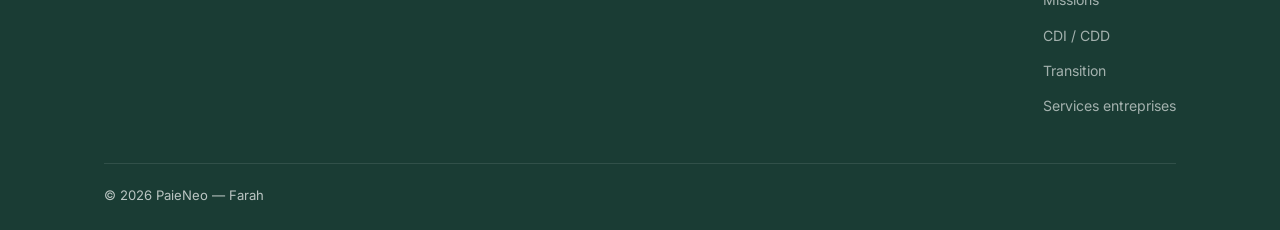
<file: freelance.html>
<!DOCTYPE html>
<html lang="fr">
<head>
  <head>
  <!-- Google tag (gtag.js) -->
  <script async src="https://www.googletagmanager.com/gtag/js?id=G-7KTV8Y9QXC"></script>
  <script>
    window.dataLayer = window.dataLayer || [];
    function gtag(){dataLayer.push(arguments);}
    gtag('js', new Date());
    gtag('config', 'G-7KTV8Y9QXC');
  </script>
  ...
  <meta charset="UTF-8">
  <meta name="viewport" content="width=device-width, initial-scale=1.0">
  <meta name="description" content="Farah — Charg&eacute;e Paie &amp; Administration du Personnel. Disponible en CDI, CDD, int&eacute;rim, freelance et management de transition.">
  <title>Farah — Charg&eacute;e Paie | CDI, CDD, Int&eacute;rim &amp; Freelance</title>

  <meta property="og:type" content="profile">
  <meta property="og:title" content="Farah — Charg&eacute;e Paie | CDI, CDD, Int&eacute;rim &amp; Freelance">
  <meta property="og:description" content="+5 ans d'exp&eacute;rience en paie (jusqu'&agrave; 712 bulletins/mois). ADP D&eacute;cidium, Payfit, Lucca. Disponible en CDI, CDD, int&eacute;rim ou pour missions de transition et freelance.">
  <meta property="og:url" content="https://www.paieneo.com/freelance.html">
  <meta property="og:image" content="https://www.paieneo.com/img/og-image.png">

  <link rel="icon" type="image/svg+xml" href="img/favicon.svg">
  <link rel="preconnect" href="https://fonts.googleapis.com">
  <link rel="preconnect" href="https://fonts.gstatic.com" crossorigin>
  <link href="https://fonts.googleapis.com/css2?family=Inter:wght@400;500;600;700;800;900&display=swap" rel="stylesheet">
  <link rel="stylesheet" href="css/style.css">
  <link rel="stylesheet" href="css/freelance.css">
</head>
<body>

  <!-- ========== HEADER ========== -->
  <header class="header">
    <nav class="nav container">
      <a href="index.html" aria-label="PaieNeo Accueil">
        <img src="img/logo.svg" alt="PaieNeo" class="nav__logo">
      </a>
      <ul class="nav__links">
        <li><a href="#profil" class="nav__link">Profil</a></li>
        <li><a href="#expertise" class="nav__link">Expertise</a></li>
        <li><a href="#missions" class="nav__link">Missions</a></li>
        <li><a href="#transition" class="nav__link">Transition</a></li>
        <li><a href="#candidature" class="nav__link">CDI / CDD</a></li>
        <li><a href="#contact" class="nav__link nav__cta">Me contacter</a></li>
      </ul>
      <button class="nav__toggle" aria-label="Menu">
        <span></span><span></span><span></span>
      </button>
    </nav>
  </header>

  <!-- ========== HERO ========== -->
  <section class="fl-hero" id="profil">
    <div class="container">
      <div class="fl-hero__content">
        <div class="fl-hero__badge">&#9679; Ouverte &agrave; toutes opportunit&eacute;s &mdash; CDI, CDD, Int&eacute;rim, Freelance</div>
        <h1 class="fl-hero__name">Farah</h1>
        <p class="fl-hero__title">Charg&eacute;e Paie &amp; Administration du Personnel</p>
        <p class="fl-hero__tagline">
          Je pilote des portefeuilles paie &agrave; forts volumes, je s&eacute;curise vos obligations
          sociales et j'automatise vos process. Que vous recrutiez en CDI, CDD, int&eacute;rim
          ou pour une mission freelance &mdash; je suis disponible et op&eacute;rationnelle d&egrave;s J1.
        </p>
        <div class="fl-hero__actions">
          <a href="#contact" class="btn btn--primary">Me contacter</a>
          <a href="#expertise" class="btn btn--outline">Ce que j'apporte</a>
        </div>
      </div>
    </div>
  </section>

  <!-- ========== CHIFFRES IMPACT ========== -->
  <section class="fl-impact">
    <div class="container">
      <div class="fl-impact__grid">
        <div class="fl-impact__card fade-up">
          <div class="fl-impact__number" data-count="712" data-suffix="">0</div>
          <div class="fl-impact__label">paies/mois</div>
          <div class="fl-impact__detail">Plus gros portefeuille g&eacute;r&eacute; en autonomie</div>
        </div>
        <div class="fl-impact__card fade-up">
          <div class="fl-impact__number" data-count="5" data-suffix="+">0</div>
          <div class="fl-impact__label">ann&eacute;es d'exp&eacute;rience</div>
          <div class="fl-impact__detail">Cabinet, association, grands groupes</div>
        </div>
        <div class="fl-impact__card fade-up">
          <div class="fl-impact__number" data-count="8" data-suffix="">0</div>
          <div class="fl-impact__label">conventions collectives</div>
          <div class="fl-impact__detail">Syntec, CCN 51/66, M&eacute;tallurgie, CCN 2098, BTP, HCR&hellip;</div>
        </div>
        <div class="fl-impact__card fade-up">
          <div class="fl-impact__number" data-count="80" data-suffix="/mois">0</div>
          <div class="fl-impact__label">STC trait&eacute;s</div>
          <div class="fl-impact__detail">Environnement haute rotation, z&eacute;ro erreur</div>
        </div>
      </div>
    </div>
  </section>

  <!-- ========== CE QUE J'APPORTE ========== -->
  <section class="section" id="expertise">
    <div class="container">
      <div class="section__header fade-up">
        <span class="section__label">Expertise</span>
        <h2 class="section__title">Ce que j'apporte &agrave; votre &eacute;quipe</h2>
      </div>

      <div class="fl-expertise__grid">

        <div class="fl-expertise__card fl-expertise__card--large fade-up">
          <div class="fl-expertise__icon">&#128640;</div>
          <h3>Pilotage paie grands volumes</h3>
          <p>Habitu&eacute;e aux portefeuilles de <strong>500 &agrave; 712 paies mensuelles</strong>,
          je sais g&eacute;rer la pression, les d&eacute;lais serrés et les environnements complexes
          multi-conventions. Je suis op&eacute;rationnelle d&egrave;s le premier jour.</p>
          <div class="fl-expertise__tags">
            <span>ADP D&eacute;cidium</span>
            <span>Payfit</span>
            <span>ISAPAYE</span>
            <span>Arcole</span>
          </div>
        </div>

        <div class="fl-expertise__card fade-up">
          <div class="fl-expertise__icon">&#9889;</div>
          <h3>Automatisation paie &amp; RH</h3>
          <p>Je cr&eacute;e des <strong>outils Excel avanc&eacute;s</strong> pour fiabiliser les contr&ocirc;les de paie,
          le suivi des variables et le reporting RH. Formules complexes, TCD,
          tableaux de bord &mdash; moins de saisie manuelle, plus de fiabilit&eacute;.</p>
          <div class="fl-expertise__tags">
            <span>Excel avanc&eacute;</span>
            <span>Tableaux de bord</span>
            <span>Contr&ocirc;les automatis&eacute;s</span>
            <span>TCD &amp; reporting</span>
          </div>
        </div>

        <div class="fl-expertise__card fade-up">
          <div class="fl-expertise__icon">&#128295;</div>
          <h3>Migration logiciel paie</h3>
          <p>J'ai v&eacute;cu la <strong>migration Arcole &rarr; ADP D&eacute;cidium</strong> sur un portefeuille de 712 paies.
          Reprise de donn&eacute;es, contr&ocirc;les, paie parall&egrave;le, fiabilisation post-migration.
          Je connais les pi&egrave;ges et je sais les &eacute;viter.</p>
          <div class="fl-expertise__tags">
            <span>Reprise de donn&eacute;es</span>
            <span>Tests parall&egrave;les</span>
            <span>Formation &eacute;quipe</span>
          </div>
        </div>

        <div class="fl-expertise__card fade-up">
          <div class="fl-expertise__icon">&#128203;</div>
          <h3>DSN &amp; conformit&eacute;</h3>
          <p>Production et contr&ocirc;le de <strong>DSN mensuelles et &eacute;v&eacute;nementielles</strong>.
          Interface URSSAF, caisses, pr&eacute;voyance. S&eacute;curisation des d&eacute;clarations sociales
          et r&eacute;duction des anomalies.</p>
          <div class="fl-expertise__tags">
            <span>DSN</span>
            <span>URSSAF</span>
            <span>Pr&eacute;voyance</span>
            <span>SOX / ISO</span>
          </div>
        </div>

        <div class="fl-expertise__card fade-up">
          <div class="fl-expertise__icon">&#128101;</div>
          <h3>Administration du personnel</h3>
          <p>Gestion compl&egrave;te de l'onboarding &agrave; l'offboarding : DPAE, contrats, avenants,
          suivi des p&eacute;riodes d'essai, <strong>STC (jusqu'&agrave; 80/mois)</strong>, attestations,
          portabilit&eacute;. Rien ne passe entre les mailles.</p>
          <div class="fl-expertise__tags">
            <span>Onboarding</span>
            <span>Offboarding</span>
            <span>STC</span>
            <span>Forte rotation</span>
          </div>
        </div>

        <div class="fl-expertise__card fade-up">
          <div class="fl-expertise__icon">&#129309;</div>
          <h3>Interface RH &amp; managers</h3>
          <p>Accompagnement des managers et des salari&eacute;s sur les sujets paie au quotidien.
          Exp&eacute;rience en <strong>contexte social sensible</strong> (association, forte rotation).
          Je suis le lien entre la technique et l'humain.</p>
          <div class="fl-expertise__tags">
            <span>Support managers</span>
            <span>Conseil RH</span>
            <span>Indicateurs RH</span>
          </div>
        </div>

      </div>
    </div>
  </section>

  <!-- ========== OUTILS ========== -->
  <section class="section section--alt">
    <div class="container">
      <div class="section__header fade-up">
        <span class="section__label">Outils</span>
        <h2 class="section__title">Mon environnement technique</h2>
      </div>
      <div class="fl-tools fade-up">
        <div class="fl-tools__group">
          <h4>Logiciels de paie</h4>
          <div class="fl-tools__items">
            <div class="fl-tool fl-tool--main">ADP D&eacute;cidium</div>
            <div class="fl-tool">Payfit</div>
            <div class="fl-tool">ISAPAYE</div>
            <div class="fl-tool">Arcole</div>
          </div>
        </div>
        <div class="fl-tools__group">
          <h4>GTA &amp; SIRH</h4>
          <div class="fl-tools__items">
            <div class="fl-tool fl-tool--main">GTA ADP</div>
            <div class="fl-tool fl-tool--main">Octime</div>
            <div class="fl-tool fl-tool--main">Lucca</div>
            <div class="fl-tool">CRA 35</div>
          </div>
        </div>
        <div class="fl-tools__group">
          <h4>Automatisation</h4>
          <div class="fl-tools__items">
            <div class="fl-tool fl-tool--accent">Excel avanc&eacute;</div>
            <div class="fl-tool fl-tool--accent">TCD / Formules complexes</div>
            <div class="fl-tool fl-tool--accent">Reporting automatis&eacute;</div>
          </div>
        </div>
      </div>
    </div>
  </section>

  <!-- ========== ENVIRONNEMENTS ========== -->
  <section class="section">
    <div class="container">
      <div class="section__header fade-up">
        <span class="section__label">Environnements</span>
        <h2 class="section__title">J'ai &eacute;volu&eacute; dans des contextes vari&eacute;s</h2>
        <p class="section__desc">Grands groupes, associations, cabinets &mdash; je m'adapte vite.</p>
      </div>
      <div class="fl-contexts fade-up">
        <div class="fl-context">
          <div class="fl-context__type">Grand groupe tech</div>
          <div class="fl-context__details">
            <span>600+ paies</span>
            <span>Syntec &amp; T&eacute;l&eacute;com</span>
            <span>Multi-&eacute;tablissements</span>
          </div>
        </div>
        <div class="fl-context">
          <div class="fl-context__type">ESN / Conseil</div>
          <div class="fl-context__details">
            <span>712 paies</span>
            <span>Syntec</span>
            <span>Migration logiciel</span>
          </div>
        </div>
        <div class="fl-context">
          <div class="fl-context__type">Association / Social</div>
          <div class="fl-context__details">
            <span>500 paies</span>
            <span>CCN 51 &amp; 66</span>
            <span>Forte rotation</span>
          </div>
        </div>
        <div class="fl-context">
          <div class="fl-context__type">Cabinet comptable</div>
          <div class="fl-context__details">
            <span>300 paies</span>
            <span>Multiconventionnel</span>
            <span>Conseil client</span>
          </div>
        </div>
        <div class="fl-context">
          <div class="fl-context__type">Industrie / M&eacute;tallurgie</div>
          <div class="fl-context__details">
            <span>CCN M&eacute;tallurgie</span>
            <span>Grilles &amp; classifications</span>
            <span>Primes sp&eacute;cifiques</span>
          </div>
        </div>
        <div class="fl-context">
          <div class="fl-context__type">Services aux entreprises</div>
          <div class="fl-context__details">
            <span>CCN 2098</span>
            <span>Prestataires de services</span>
            <span>Multi-sites</span>
          </div>
        </div>
      </div>
    </div>
  </section>

  <!-- ========== MISSIONS CLES ========== -->
  <section class="section section--alt" id="missions">
    <div class="container">
      <div class="section__header fade-up">
        <span class="section__label">Parcours</span>
        <h2 class="section__title">Missions cl&eacute;s</h2>
        <p class="section__desc">
          Des contextes vari&eacute;s, des probl&eacute;matiques complexes, des r&eacute;sultats concrets.
        </p>
      </div>
      <div class="fl-missions fade-up">

        <div class="fl-mission">
          <div class="fl-mission__header">
            <span class="fl-mission__type">Grand groupe t&eacute;l&eacute;com</span>
            <span class="fl-mission__ccn">Syntec &amp; T&eacute;l&eacute;com</span>
          </div>
          <div class="fl-mission__body">
            <p class="fl-mission__context">Poste hybride mi-CSP Paie, mi-entreprise. Gestion d'un portefeuille
            de 600+ paies en multi-&eacute;tablissements, avec double casquette centre de services partag&eacute;s
            et interlocutrice directe des managers.</p>
            <ul class="fl-mission__achievements">
              <li>Production de paie mensuelle en autonomie compl&egrave;te</li>
              <li>Interface entre le CSP et les &eacute;quipes op&eacute;rationnelles</li>
              <li>Gestion des sp&eacute;cificit&eacute;s Syntec (primes de vacances, classifications)</li>
              <li>DSN mensuelles et &eacute;v&eacute;nementielles sans anomalie</li>
            </ul>
          </div>
        </div>

        <div class="fl-mission">
          <div class="fl-mission__header">
            <span class="fl-mission__type">ESN nationale</span>
            <span class="fl-mission__ccn">Syntec</span>
          </div>
          <div class="fl-mission__body">
            <p class="fl-mission__context">Arriv&eacute;e dans un contexte de paie chaotique, seule sans responsable paie.
            Backup du responsable paie en longue absence &mdash; prise en main compl&egrave;te du service.</p>
            <ul class="fl-mission__achievements">
              <li>Portefeuille de 712 paies g&eacute;r&eacute; en totale autonomie</li>
              <li>Aucune rupture de service malgr&eacute; l'absence du responsable</li>
              <li>Point avec le CSE pour appui sur les accords d'entreprise</li>
              <li>Migration Arcole &rarr; ADP D&eacute;cidium men&eacute;e en parall&egrave;le</li>
            </ul>
          </div>
        </div>

        <div class="fl-mission">
          <div class="fl-mission__header">
            <span class="fl-mission__type">Association / Secteur social</span>
            <span class="fl-mission__ccn">CCN 51 &amp; 66</span>
          </div>
          <div class="fl-mission__body">
            <p class="fl-mission__context">Environnement &agrave; tr&egrave;s forte rotation (CDD, remplacements, saisonniers)
            avec des conventions collectives techniques exigeant une rigueur particuli&egrave;re.</p>
            <ul class="fl-mission__achievements">
              <li>500 paies mensuelles, jusqu'&agrave; 80 STC par mois</li>
              <li>Ma&icirc;trise des sp&eacute;cificit&eacute;s CCN 66 (grilles, indemnit&eacute;s, suj&eacute;tions)</li>
              <li>Gestion compl&egrave;te onboarding / offboarding en flux tendu</li>
              <li>Cr&eacute;ation de tableaux de bord RH automatis&eacute;s</li>
            </ul>
          </div>
        </div>

        <div class="fl-mission">
          <div class="fl-mission__header">
            <span class="fl-mission__type">Cabinet comptable</span>
            <span class="fl-mission__ccn">Multiconventionnel</span>
          </div>
          <div class="fl-mission__body">
            <p class="fl-mission__context">Gestion d'un portefeuille multi-clients, multi-conventions.
            Conseil direct aupr&egrave;s des dirigeants de TPE/PME sur leurs probl&eacute;matiques paie et RH.</p>
            <ul class="fl-mission__achievements">
              <li>300 paies r&eacute;parties sur plusieurs dossiers clients</li>
              <li>Accompagnement et conseil personnalis&eacute; aux dirigeants</li>
              <li>Veille sociale multi-conventionnelle (BTP, HCR, Commerce&hellip;)</li>
              <li>Pr&eacute;paration des dossiers de contr&ocirc;le URSSAF</li>
            </ul>
          </div>
        </div>

      </div>
    </div>
  </section>

    <!-- ========== CANDIDATURE CDI / CDD ========== -->
  <section class="section" id="candidature">
    <div class="container">
      <div class="section__header fade-up">
        <span class="section__label">Recrutement</span>
        <h2 class="section__title">Vous recrutez une Charg&eacute;e de Paie&nbsp;?</h2>
        <p class="section__desc">
          Au-del&agrave; des missions ponctuelles, je suis &eacute;galement ouverte &agrave; des opportunit&eacute;s
          en CDI, CDD ou int&eacute;rim &mdash; pour rejoindre une &eacute;quipe et m'investir dans la dur&eacute;e.
        </p>
      </div>
      <div class="fl-expertise__grid fade-up">
        <div class="fl-expertise__card fl-expertise__card--large">
          <div class="fl-expertise__icon">&#127919;</div>
          <h3>Ce que je recherche</h3>
          <p>Un poste de <strong>Charg&eacute;e de Paie, Gestionnaire Paie ou Responsable Paie</strong> au sein d'une &eacute;quipe RH dynamique.
          Je suis &agrave; l'aise dans des environnements &agrave; forts volumes, multi-conventions, en CSP ou en paie internalis&eacute;e.</p>
          <div class="fl-expertise__tags">
            <span>CDI</span><span>CDD</span><span>Int&eacute;rim</span><span>Disponible imm&eacute;diatement</span>
          </div>
        </div>
        <div class="fl-expertise__card">
          <div class="fl-expertise__icon">&#128205;</div>
          <h3>Localisation &amp; modalit&eacute;s</h3>
          <p>Bas&eacute;e en r&eacute;gion parisienne, je suis ouverte au <strong>t&eacute;l&eacute;travail partiel ou total</strong>,
          ainsi qu'&agrave; des d&eacute;placements ponctuels selon les besoins du poste.</p>
          <div class="fl-expertise__tags">
            <span>&Icirc;le-de-France</span><span>T&eacute;l&eacute;travail</span><span>Hybride</span>
          </div>
        </div>
        <div class="fl-expertise__card">
          <div class="fl-expertise__icon">&#9889;</div>
          <h3>Op&eacute;rationnelle d&egrave;s J1</h3>
          <p>Habitu&eacute;e aux prises de poste rapides en contexte de crise ou de transition, je m'adapte vite
          &agrave; vos outils, vos process et votre culture. <strong>Aucun temps de chauffe superflu.</strong></p>
          <div class="fl-expertise__tags">
            <span>Prise de poste rapide</span><span>Autonomie</span><span>Adaptabilit&eacute;</span>
          </div>
        </div>
        <div class="fl-expertise__card">
          <div class="fl-expertise__icon">&#128101;</div>
          <h3>Profil recherch&eacute;</h3>
          <p>Je conviens aussi bien &agrave; un remplacement urgent qu'&agrave; un recrutement planifi&eacute;.
          Que ce soit pour renforcer une &eacute;quipe existante ou pour prendre en main un service paie en solo,
          <strong>je m'adapte &agrave; votre organisation.</strong></p>
          <div class="fl-expertise__tags">
            <span>Remplacement</span><span>Renfort &eacute;quipe</span><span>Solo ou CSP</span>
          </div>
        </div>
      </div>
    </div>
  </section>

  <!-- ========== MANAGEMENT DE TRANSITION ========== -->
  <section class="section section--alt" id="transition">
    <div class="container">
      <div class="section__header fade-up">
        <span class="section__label">Management de Transition</span>
        <h2 class="section__title">Besoin d'un renfort imm&eacute;diat&nbsp;?</h2>
        <p class="section__desc">
          Votre GP est absent, votre service paie est en crise, vous migrez de logiciel &mdash;
          j'interviens et je s&eacute;curise.
        </p>
      </div>

      <div class="carousel fade-up">
        <div class="carousel__track">
          <div class="carousel__slide">
            <div class="ps-card">
              <div class="ps-card__problem">
                <span class="ps-card__tag ps-card__tag--problem">Situation</span>
                <h3>Votre GP est parti(e)</h3>
                <p>D&eacute;mission, arr&ecirc;t, cong&eacute; maternit&eacute;&hellip; Plus personne
                pour sortir la paie. Les &eacute;ch&eacute;ances approchent.</p>
              </div>
              <div class="ps-card__solution">
                <span class="ps-card__tag ps-card__tag--solution">Mon intervention</span>
                <p>Prise en main imm&eacute;diate de vos outils et portefeuille.
                Z&eacute;ro rupture. Je s&eacute;curise jusqu'&agrave; l'arriv&eacute;e du remplacant.</p>
              </div>
            </div>
          </div>
          <div class="carousel__slide">
            <div class="ps-card">
              <div class="ps-card__problem">
                <span class="ps-card__tag ps-card__tag--problem">Situation</span>
                <h3>Migration logiciel chaotique</h3>
                <p>Changement de logiciel paie sans expertise interne.
                Donn&eacute;es mal reprises, bulletins faux.</p>
              </div>
              <div class="ps-card__solution">
                <span class="ps-card__tag ps-card__tag--solution">Mon intervention</span>
                <p>Exp&eacute;rience concr&egrave;te : migration Arcole &rarr; ADP D&eacute;cidium (712 paies).
                Param&eacute;trage, reprise, tests parall&egrave;les, formation.</p>
              </div>
            </div>
          </div>
          <div class="carousel__slide">
            <div class="ps-card">
              <div class="ps-card__problem">
                <span class="ps-card__tag ps-card__tag--problem">Situation</span>
                <h3>Service paie &agrave; structurer</h3>
                <p>L'entreprise grandit mais la paie est g&eacute;r&eacute;e sans process,
                sans documentation. Chaque mois c'est la course.</p>
              </div>
              <div class="ps-card__solution">
                <span class="ps-card__tag ps-card__tag--solution">Mon intervention</span>
                <p>Mise en place des process, documentation, automatisation des contr&ocirc;les,
                formation. Je pars quand tout roule.</p>
              </div>
            </div>
          </div>
        </div>
        <div class="carousel__controls">
          <button class="carousel__btn carousel__btn--prev" aria-label="Pr&eacute;c&eacute;dent">
            <svg width="20" height="20" viewBox="0 0 20 20" fill="none"><path d="M13 4l-6 6 6 6" stroke="currentColor" stroke-width="2" stroke-linecap="round" stroke-linejoin="round"/></svg>
          </button>
          <div class="carousel__dots"></div>
          <button class="carousel__btn carousel__btn--next" aria-label="Suivant">
            <svg width="20" height="20" viewBox="0 0 20 20" fill="none"><path d="M7 4l6 6-6 6" stroke="currentColor" stroke-width="2" stroke-linecap="round" stroke-linejoin="round"/></svg>
          </button>
        </div>
      </div>
    </div>
  </section>

  <!-- ========== CONTACT MISSION ========== -->
  <section class="section" id="contact">
    <div class="container">
      <div class="section__header fade-up">
        <span class="section__label">Contact</span>
        <h2 class="section__title">Me proposer un poste ou une mission</h2>
      </div>
      <div class="contact__wrapper fade-up">
        <div class="contact__info">
          <h3>Farah</h3>
          <p>
            Disponible pour un CDI, CDD, int&eacute;rim, une mission de transition ou freelance paie.
          </p>
          <div class="contact__detail">
            <div class="contact__detail-icon">&#9993;</div>
            <div class="contact__detail-text">
              <strong>Email</strong>
              <span>contact@paieneo.com</span>
            </div>
          </div>
          <div class="contact__detail">
            <div class="contact__detail-icon">&#127760;</div>
            <div class="contact__detail-text">
              <strong>Portfolio</strong>
              <span>www.paieneo.com</span>
            </div>
          </div>
          <div class="contact__detail">
            <div class="contact__detail-icon">&#128994;</div>
            <div class="contact__detail-text">
              <strong>Statut</strong>
              <span>Disponible imm&eacute;diatement</span>
            </div>
          </div>
        </div>
        <form id="contactForm" action="https://formsubmit.co/contact@paieneo.com" method="POST">
          <input type="hidden" name="_subject" value="Candidature / Proposition — PaieNeo">
          <input type="hidden" name="_next" value="https://www.paieneo.com/merci.html">
          <input type="hidden" name="_captcha" value="true">
          <input type="text" name="_honey" style="display:none">
          <div class="form__row">
            <div class="form__group">
              <label class="form__label" for="name">Nom complet</label>
              <input class="form__input" type="text" id="name" name="name" placeholder="Votre nom" required>
            </div>
            <div class="form__group">
              <label class="form__label" for="email">Email</label>
              <input class="form__input" type="email" id="email" name="email" placeholder="votre@email.com" required>
            </div>
          </div>
          <div class="form__group">
            <label class="form__label" for="company">Entreprise / Cabinet / Agence</label>
            <input class="form__input" type="text" id="company" name="company" placeholder="Nom de votre structure">
          </div>
          <div class="form__row">
            <div class="form__group">
              <label class="form__label" for="service">Type de proposition</label>
              <select class="form__select" id="service" name="service" required>
                <option value="" disabled selected>S&eacute;lectionnez</option>
                <option value="CDI">CDI</option>
                <option value="CDD">CDD</option>
                <option value="Int&eacute;rim">Int&eacute;rim</option>
                <option value="Management de Transition">Management de Transition</option>
                <option value="Freelance Paie">Freelance Paie</option>
                <option value="Renfort ponctuel">Renfort ponctuel</option>
                <option value="Migration logiciel">Migration logiciel paie</option>
                <option value="Autre">Autre</option>
              </select>
            </div>
            <div class="form__group">
              <label class="form__label" for="effectif">Effectif</label>
              <select class="form__select" id="effectif" name="effectif">
                <option value="" disabled selected>Nombre de paies</option>
                <option value="1-50">1 &agrave; 50</option>
                <option value="51-200">51 &agrave; 200</option>
                <option value="201-500">201 &agrave; 500</option>
                <option value="500+">Plus de 500</option>
              </select>
            </div>
          </div>
          <div class="form__group">
            <label class="form__label" for="message">D&eacute;crivez le poste ou la mission</label>
            <textarea class="form__textarea" id="message" name="message" placeholder="Contexte, intitul&eacute; du poste, dur&eacute;e, logiciel, convention collective, t&eacute;l&eacute;travail..." required></textarea>
          </div>
          <button type="submit" class="form__submit form__submit--urgent">Envoyer ma proposition</button>
        </form>
      </div>
    </div>
  </section>

  <!-- ========== FOOTER ========== -->
  <footer class="footer">
    <div class="container">
      <div class="footer__content">
        <div class="footer__brand">
          <div class="footer__logo-text"><span>paie</span><span class="footer__logo-accent">neo</span>.</div>
          <p class="footer__desc">
            Farah &mdash; Charg&eacute;e Paie &amp; Administration du Personnel.
          </p>
        </div>
        <div class="footer__nav">
          <h4>Navigation</h4>
          <ul>
            <li><a href="index.html">Accueil</a></li>
            <li><a href="#profil">Profil</a></li>
            <li><a href="#expertise">Expertise</a></li>
            <li><a href="#missions">Missions</a></li>
            <li><a href="#candidature">CDI / CDD</a></li>
            <li><a href="#transition">Transition</a></li>
            <li><a href="entreprises.html">Services entreprises</a></li>
          </ul>
        </div>
      </div>
      <div class="footer__bottom">
        <p>&copy; 2026 PaieNeo — Farah</p>
      </div>
    </div>
  </footer>

  <script src="js/main.js"></script>
</body>
</html>
</file>
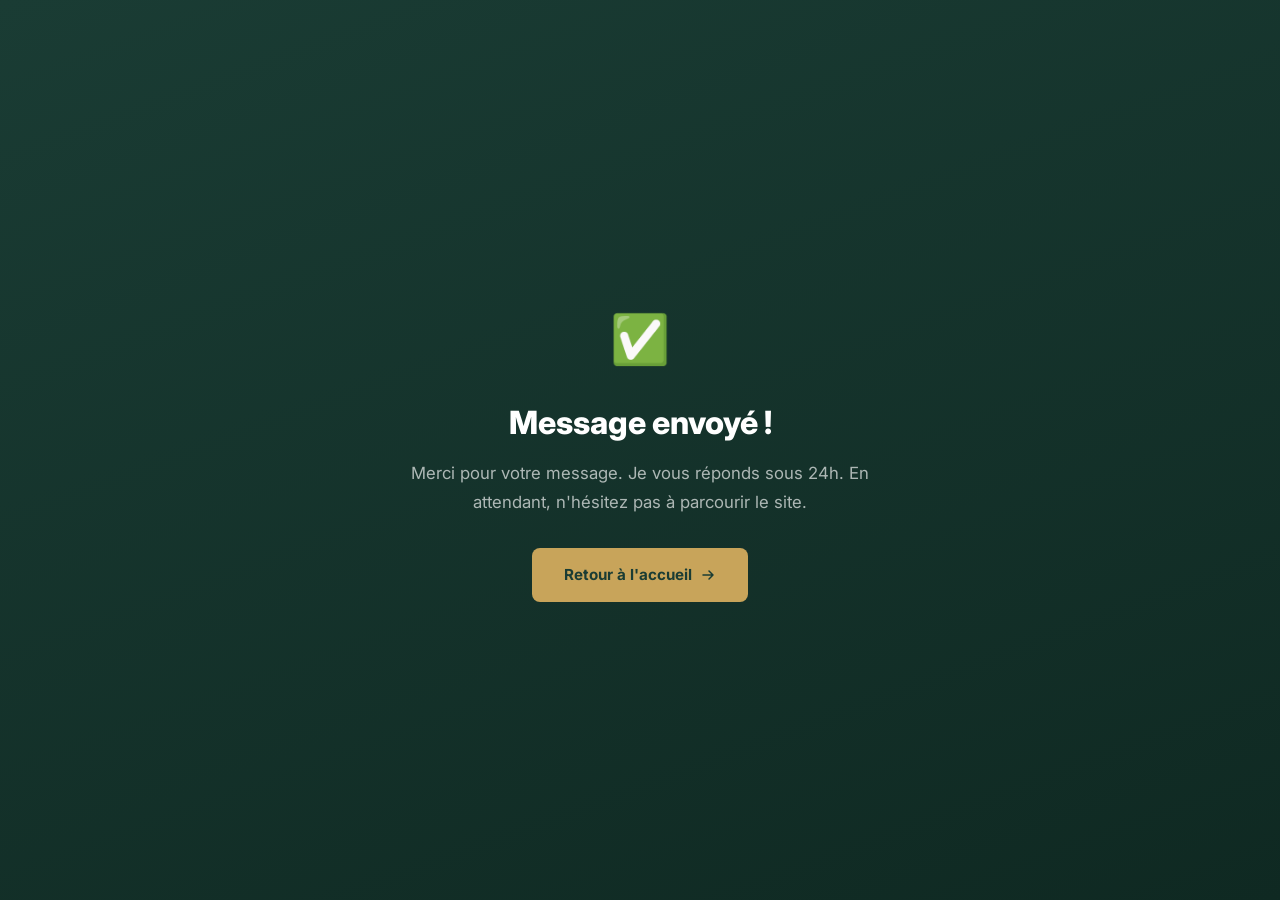
<file: merci.html>
<!DOCTYPE html>
<html lang="fr">
<head>
  <meta charset="UTF-8">
  <meta name="viewport" content="width=device-width, initial-scale=1.0">
  <title>Merci — PaieNeo</title>
  <link rel="icon" type="image/svg+xml" href="img/favicon.svg">
  <link rel="preconnect" href="https://fonts.googleapis.com">
  <link rel="preconnect" href="https://fonts.gstatic.com" crossorigin>
  <link href="https://fonts.googleapis.com/css2?family=Inter:wght@400;500;600;700;800&display=swap" rel="stylesheet">
  <link rel="stylesheet" href="css/style.css">
  <style>
    .merci {
      min-height: 100vh;
      display: flex;
      align-items: center;
      justify-content: center;
      background: linear-gradient(160deg, var(--primary) 0%, #0F2922 100%);
      text-align: center;
      padding: 40px 24px;
    }
    .merci__content {
      max-width: 480px;
    }
    .merci__icon {
      font-size: 3rem;
      margin-bottom: 24px;
    }
    .merci__title {
      font-size: 2rem;
      font-weight: 800;
      color: var(--white);
      margin-bottom: 16px;
    }
    .merci__text {
      font-size: 1.05rem;
      color: rgba(255, 255, 255, 0.65);
      line-height: 1.7;
      margin-bottom: 32px;
    }
    .merci__btn {
      display: inline-flex;
      align-items: center;
      gap: 8px;
      padding: 14px 32px;
      background: var(--accent);
      color: var(--primary);
      border-radius: 8px;
      font-weight: 700;
      font-size: 0.95rem;
      text-decoration: none;
      transition: var(--transition);
    }
    .merci__btn:hover {
      transform: translateY(-2px);
      box-shadow: 0 6px 20px rgba(200, 164, 90, 0.3);
    }
  </style>
</head>
<body>
  <div class="merci">
    <div class="merci__content">
      <div class="merci__icon">&#9989;</div>
      <h1 class="merci__title">Message envoy&eacute;&nbsp;!</h1>
      <p class="merci__text">
        Merci pour votre message. Je vous r&eacute;ponds sous 24h.
        En attendant, n'h&eacute;sitez pas &agrave; parcourir le site.
      </p>
      <a href="index.html" class="merci__btn">
        Retour &agrave; l'accueil
        <svg width="16" height="16" viewBox="0 0 16 16" fill="none"><path d="M3 8h10m0 0L9 4m4 4L9 12" stroke="currentColor" stroke-width="1.5" stroke-linecap="round" stroke-linejoin="round"/></svg>
      </a>
    </div>
  </div>
</body>
</html>
</file>
<file: css/style.css>
/* ===== PaieNeo — Charte graphique ===== */
:root {
  --primary: #1A3C34;
  --primary-light: #245248;
  --accent: #C8A45A;
  --accent-light: #D4B06A;
  --bg: #FAFAF8;
  --bg-alt: #F0F3F1;
  --text: #2D2D2D;
  --text-light: #6B7280;
  --white: #FFFFFF;
  --radius: 12px;
  --shadow: 0 4px 24px rgba(26, 60, 52, 0.08);
  --shadow-lg: 0 12px 40px rgba(26, 60, 52, 0.12);
  --transition: 0.3s cubic-bezier(0.4, 0, 0.2, 1);
}

/* ===== Reset & Base ===== */
*, *::before, *::after {
  margin: 0;
  padding: 0;
  box-sizing: border-box;
}

html {
  scroll-behavior: smooth;
  scroll-padding-top: 80px;
}

body {
  font-family: 'Inter', 'Segoe UI', system-ui, -apple-system, sans-serif;
  color: var(--text);
  background: var(--bg);
  line-height: 1.7;
  font-size: 16px;
}

h1, h2, h3, h4 {
  line-height: 1.25;
  color: var(--primary);
}

a {
  text-decoration: none;
  color: inherit;
  transition: var(--transition);
}

img, svg {
  display: block;
  max-width: 100%;
}

.container {
  max-width: 1120px;
  margin: 0 auto;
  padding: 0 24px;
}

/* ===== Header / Nav ===== */
.header {
  position: fixed;
  top: 0;
  left: 0;
  right: 0;
  z-index: 1000;
  background: rgba(255, 255, 255, 0.95);
  backdrop-filter: blur(12px);
  border-bottom: 1px solid rgba(26, 60, 52, 0.06);
  transition: var(--transition);
}

.header.scrolled {
  box-shadow: var(--shadow);
}

.nav {
  display: flex;
  align-items: center;
  justify-content: space-between;
  height: 72px;
}

.nav__logo {
  height: 38px;
  width: auto;
}

.nav__links {
  display: flex;
  list-style: none;
  gap: 32px;
  align-items: center;
}

.nav__link {
  font-size: 0.9rem;
  font-weight: 500;
  color: var(--text);
  position: relative;
}

.nav__link::after {
  content: '';
  position: absolute;
  bottom: -4px;
  left: 0;
  width: 0;
  height: 2px;
  background: var(--accent);
  transition: var(--transition);
}

.nav__link:hover::after,
.nav__link.active::after {
  width: 100%;
}

.nav__link--urgent {
  background: linear-gradient(135deg, var(--accent), var(--accent-light));
  color: var(--primary) !important;
  padding: 8px 18px;
  border-radius: 50px;
  font-weight: 700;
  font-size: 0.82rem;
  letter-spacing: 0.01em;
}

.nav__link--urgent::after {
  display: none !important;
}

.nav__link--urgent:hover {
  transform: translateY(-1px);
  box-shadow: 0 4px 12px rgba(200, 164, 90, 0.35);
}

.nav__cta {
  background: var(--primary);
  color: var(--white) !important;
  padding: 10px 24px;
  border-radius: 8px;
  font-weight: 600;
  font-size: 0.88rem;
}

.nav__cta:hover {
  background: var(--primary-light);
  transform: translateY(-1px);
  box-shadow: 0 4px 12px rgba(26, 60, 52, 0.2);
}

/* Mobile menu */
.nav__toggle {
  display: none;
  flex-direction: column;
  gap: 5px;
  cursor: pointer;
  background: none;
  border: none;
  padding: 4px;
}

.nav__toggle span {
  width: 24px;
  height: 2px;
  background: var(--primary);
  border-radius: 2px;
  transition: var(--transition);
}

/* ===== Hero ===== */
.hero {
  padding: 160px 0 100px;
  background: linear-gradient(160deg, var(--white) 0%, var(--bg-alt) 100%);
  position: relative;
  overflow: hidden;
}

.hero::before {
  content: '';
  position: absolute;
  top: -50%;
  right: -20%;
  width: 600px;
  height: 600px;
  background: radial-gradient(circle, rgba(200, 164, 90, 0.06) 0%, transparent 70%);
  border-radius: 50%;
}

.hero__content {
  max-width: 640px;
  position: relative;
  z-index: 1;
}

.hero__badge {
  display: inline-flex;
  align-items: center;
  gap: 8px;
  background: rgba(26, 60, 52, 0.06);
  color: var(--primary);
  padding: 8px 16px;
  border-radius: 50px;
  font-size: 0.85rem;
  font-weight: 600;
  margin-bottom: 24px;
}

.hero__badge span {
  color: var(--accent);
}

.hero__title {
  font-size: clamp(2.2rem, 5vw, 3.2rem);
  font-weight: 800;
  margin-bottom: 20px;
  letter-spacing: -0.02em;
}

.hero__title span {
  color: var(--accent);
}

.hero__subtitle {
  font-size: 1.15rem;
  color: var(--text-light);
  margin-bottom: 36px;
  max-width: 520px;
}

.hero__actions {
  display: flex;
  gap: 16px;
  flex-wrap: wrap;
}

.btn {
  display: inline-flex;
  align-items: center;
  gap: 8px;
  padding: 14px 32px;
  border-radius: 8px;
  font-weight: 600;
  font-size: 0.95rem;
  cursor: pointer;
  border: none;
  transition: var(--transition);
}

.btn--primary {
  background: var(--primary);
  color: var(--white);
}

.btn--primary:hover {
  background: var(--primary-light);
  transform: translateY(-2px);
  box-shadow: 0 6px 20px rgba(26, 60, 52, 0.25);
}

.btn--outline {
  background: transparent;
  color: var(--primary);
  border: 2px solid rgba(26, 60, 52, 0.15);
}

.btn--outline:hover {
  border-color: var(--primary);
  background: rgba(26, 60, 52, 0.03);
}

/* ===== Stats bar ===== */
.stats {
  padding: 48px 0;
  background: var(--white);
  border-bottom: 1px solid rgba(26, 60, 52, 0.06);
}

.stats__grid {
  display: grid;
  grid-template-columns: repeat(4, 1fr);
  gap: 32px;
  text-align: center;
}

.stats__item h3 {
  font-size: 2rem;
  font-weight: 800;
  color: var(--accent);
  margin-bottom: 4px;
}

.stats__item p {
  font-size: 0.88rem;
  color: var(--text-light);
  font-weight: 500;
}

/* ===== Sections (shared) ===== */
.section {
  padding: 96px 0;
}

.section--alt {
  background: var(--bg-alt);
}

.section__header {
  text-align: center;
  max-width: 600px;
  margin: 0 auto 56px;
}

.section__label {
  display: inline-block;
  font-size: 0.82rem;
  font-weight: 700;
  text-transform: uppercase;
  letter-spacing: 0.08em;
  color: var(--accent);
  margin-bottom: 12px;
}

.section__title {
  font-size: clamp(1.6rem, 3.5vw, 2.2rem);
  font-weight: 800;
  margin-bottom: 16px;
  letter-spacing: -0.01em;
}

.section__desc {
  color: var(--text-light);
  font-size: 1.05rem;
}

/* ===== Services ===== */
.services__grid {
  display: grid;
  grid-template-columns: repeat(2, 1fr);
  gap: 24px;
}

.service-card {
  background: var(--white);
  border-radius: var(--radius);
  padding: 36px;
  border: 1px solid rgba(26, 60, 52, 0.06);
  transition: var(--transition);
  position: relative;
  overflow: hidden;
}

.service-card::before {
  content: '';
  position: absolute;
  top: 0;
  left: 0;
  right: 0;
  height: 3px;
  background: linear-gradient(90deg, var(--primary), var(--accent));
  opacity: 0;
  transition: var(--transition);
}

.service-card:hover {
  transform: translateY(-4px);
  box-shadow: var(--shadow-lg);
}

.service-card:hover::before {
  opacity: 1;
}

.service-card__icon {
  width: 52px;
  height: 52px;
  border-radius: 12px;
  background: rgba(26, 60, 52, 0.05);
  display: flex;
  align-items: center;
  justify-content: center;
  margin-bottom: 20px;
  font-size: 1.4rem;
}

.service-card__title {
  font-size: 1.2rem;
  font-weight: 700;
  margin-bottom: 12px;
}

.service-card__desc {
  color: var(--text-light);
  font-size: 0.95rem;
  margin-bottom: 20px;
}

.service-card__list {
  list-style: none;
}

.service-card__list li {
  padding: 6px 0;
  font-size: 0.9rem;
  color: var(--text);
  display: flex;
  align-items: flex-start;
  gap: 10px;
}

.service-card__list li::before {
  content: '';
  width: 6px;
  height: 6px;
  min-width: 6px;
  border-radius: 50%;
  background: var(--accent);
  margin-top: 8px;
}

/* ===== Service card highlight (transition) ===== */
.service-card--highlight {
  grid-column: 1 / -1;
  background: linear-gradient(135deg, var(--primary) 0%, var(--primary-light) 100%);
  color: rgba(255, 255, 255, 0.9);
  border: none;
}

.service-card--highlight .service-card__icon {
  background: rgba(200, 164, 90, 0.2);
}

.service-card--highlight .service-card__title {
  color: var(--white);
}

.service-card--highlight .service-card__desc {
  color: rgba(255, 255, 255, 0.75);
}

.service-card--highlight .service-card__list li {
  color: rgba(255, 255, 255, 0.85);
}

.service-card--highlight .service-card__list li::before {
  background: var(--accent);
}

.service-card--highlight::before {
  background: linear-gradient(90deg, var(--accent), var(--accent-light));
  opacity: 1;
}

/* ===== Management de Transition (section d&eacute;di&eacute;e) ===== */
.transition__grid {
  display: grid;
  grid-template-columns: repeat(3, 1fr);
  gap: 24px;
  margin-bottom: 56px;
}

.transition__block {
  background: var(--white);
  border-radius: var(--radius);
  padding: 36px;
  border: 1px solid rgba(26, 60, 52, 0.06);
  transition: var(--transition);
}

.transition__block:hover {
  transform: translateY(-3px);
  box-shadow: var(--shadow-lg);
}

.transition__block-icon {
  font-size: 2rem;
  margin-bottom: 16px;
}

.transition__block h3 {
  font-size: 1.15rem;
  font-weight: 700;
  margin-bottom: 20px;
  color: var(--primary);
}

.transition__block ul {
  list-style: none;
}

.transition__block li {
  padding: 8px 0;
  font-size: 0.92rem;
  color: var(--text);
  display: flex;
  align-items: flex-start;
  gap: 10px;
  line-height: 1.5;
}

.transition__block li::before {
  content: '';
  width: 6px;
  height: 6px;
  min-width: 6px;
  border-radius: 50%;
  background: var(--accent);
  margin-top: 8px;
}

/* Timeline */
.transition__timeline {
  background: var(--white);
  border-radius: var(--radius);
  padding: 48px;
  box-shadow: var(--shadow);
}

.transition__timeline h3 {
  text-align: center;
  font-size: 1.3rem;
  font-weight: 700;
  color: var(--primary);
  margin-bottom: 40px;
}

.timeline {
  display: flex;
  justify-content: space-between;
  position: relative;
  gap: 16px;
}

.timeline::before {
  content: '';
  position: absolute;
  top: 20px;
  left: 40px;
  right: 40px;
  height: 2px;
  background: linear-gradient(90deg, var(--primary), var(--accent));
  z-index: 0;
}

.timeline__step {
  flex: 1;
  display: flex;
  flex-direction: column;
  align-items: center;
  text-align: center;
  position: relative;
  z-index: 1;
}

.timeline__number {
  width: 40px;
  height: 40px;
  border-radius: 50%;
  background: var(--primary);
  color: var(--accent);
  display: flex;
  align-items: center;
  justify-content: center;
  font-weight: 800;
  font-size: 1rem;
  margin-bottom: 16px;
  box-shadow: 0 0 0 6px var(--white);
}

.timeline__content strong {
  display: block;
  font-size: 0.92rem;
  color: var(--primary);
  margin-bottom: 6px;
}

.timeline__content p {
  font-size: 0.82rem;
  color: var(--text-light);
  line-height: 1.5;
  max-width: 160px;
}

@media (max-width: 968px) {
  .transition__grid {
    grid-template-columns: 1fr;
  }
}

@media (max-width: 768px) {
  .timeline {
    flex-direction: column;
    gap: 24px;
    align-items: flex-start;
    padding-left: 20px;
  }
  .timeline::before {
    top: 0;
    bottom: 0;
    left: 39px;
    right: auto;
    width: 2px;
    height: auto;
  }
  .timeline__step {
    flex-direction: row;
    text-align: left;
    gap: 16px;
  }
  .timeline__number {
    margin-bottom: 0;
    flex-shrink: 0;
  }
  .timeline__content p {
    max-width: none;
  }
  .transition__timeline {
    padding: 32px 24px;
  }
}

/* ===== CTA Contact Transition ===== */
.transition__cta {
  margin-top: 56px;
  background: var(--white);
  border-radius: var(--radius);
  box-shadow: var(--shadow-lg);
  overflow: hidden;
  border: 2px solid rgba(200, 164, 90, 0.2);
  position: relative;
}

.transition__cta::before {
  content: '';
  position: absolute;
  top: 0;
  left: 0;
  right: 0;
  height: 4px;
  background: linear-gradient(90deg, var(--accent), var(--accent-light));
}

.transition__cta-content {
  display: grid;
  grid-template-columns: 1fr 1.4fr;
  gap: 0;
}

.transition__cta-text {
  padding: 48px 40px;
  background: linear-gradient(135deg, var(--primary) 0%, var(--primary-light) 100%);
  color: var(--white);
  display: flex;
  flex-direction: column;
  justify-content: center;
}

.transition__cta-badge {
  display: inline-flex;
  align-items: center;
  gap: 6px;
  background: rgba(200, 164, 90, 0.2);
  color: var(--accent);
  padding: 6px 14px;
  border-radius: 50px;
  font-size: 0.8rem;
  font-weight: 700;
  width: fit-content;
  margin-bottom: 20px;
}

.transition__cta-text h3 {
  font-size: 1.5rem;
  font-weight: 800;
  color: var(--white);
  margin-bottom: 14px;
}

.transition__cta-text p {
  font-size: 0.95rem;
  color: rgba(255, 255, 255, 0.75);
  line-height: 1.7;
}

.transition__cta-form {
  padding: 40px;
}

.transition__cta-form .form__input,
.transition__cta-form .form__textarea,
.transition__cta-form .form__select {
  background: var(--bg);
}

.form__submit--urgent {
  background: linear-gradient(135deg, var(--accent), var(--accent-light));
  color: var(--primary);
  font-weight: 700;
}

.form__submit--urgent:hover {
  transform: translateY(-1px);
  box-shadow: 0 6px 20px rgba(200, 164, 90, 0.35);
  background: linear-gradient(135deg, var(--accent-light), var(--accent));
}

@media (max-width: 968px) {
  .transition__cta-content {
    grid-template-columns: 1fr;
  }
  .transition__cta-text {
    padding: 32px;
  }
  .transition__cta-form {
    padding: 32px;
  }
}

/* ===== Carousel Probl&egrave;me / Solution ===== */
.carousel {
  position: relative;
  overflow: hidden;
  border-radius: var(--radius);
}

.carousel__track {
  display: flex;
  transition: transform 0.5s cubic-bezier(0.4, 0, 0.2, 1);
}

.carousel__slide {
  min-width: 100%;
  padding: 0 4px;
}

.ps-card {
  display: grid;
  grid-template-columns: 1fr 1fr;
  border-radius: var(--radius);
  overflow: hidden;
  box-shadow: var(--shadow);
  min-height: 280px;
}

.ps-card__problem {
  background: var(--white);
  padding: 40px;
  display: flex;
  flex-direction: column;
  justify-content: center;
  border-left: 4px solid #E74C3C;
}

.ps-card__solution {
  background: var(--primary);
  color: rgba(255, 255, 255, 0.9);
  padding: 40px;
  display: flex;
  flex-direction: column;
  justify-content: center;
  border-left: 4px solid var(--accent);
}

.ps-card__tag {
  display: inline-block;
  font-size: 0.75rem;
  font-weight: 700;
  text-transform: uppercase;
  letter-spacing: 0.08em;
  padding: 4px 12px;
  border-radius: 50px;
  margin-bottom: 16px;
  width: fit-content;
}

.ps-card__tag--problem {
  background: rgba(231, 76, 60, 0.1);
  color: #E74C3C;
}

.ps-card__tag--solution {
  background: rgba(200, 164, 90, 0.2);
  color: var(--accent);
}

.ps-card__problem h3 {
  font-size: 1.2rem;
  font-weight: 700;
  color: var(--primary);
  margin-bottom: 12px;
}

.ps-card__problem p {
  color: var(--text-light);
  font-size: 0.95rem;
  line-height: 1.7;
}

.ps-card__solution p {
  font-size: 0.95rem;
  line-height: 1.7;
}

.carousel__controls {
  display: flex;
  align-items: center;
  justify-content: center;
  gap: 20px;
  margin-top: 32px;
}

.carousel__btn {
  width: 44px;
  height: 44px;
  border-radius: 50%;
  border: 2px solid rgba(26, 60, 52, 0.15);
  background: var(--white);
  color: var(--primary);
  display: flex;
  align-items: center;
  justify-content: center;
  cursor: pointer;
  transition: var(--transition);
}

.carousel__btn:hover {
  background: var(--primary);
  color: var(--white);
  border-color: var(--primary);
}

.carousel__dots {
  display: flex;
  gap: 8px;
}

.carousel__dot {
  width: 10px;
  height: 10px;
  border-radius: 50%;
  background: rgba(26, 60, 52, 0.15);
  border: none;
  cursor: pointer;
  transition: var(--transition);
  padding: 0;
}

.carousel__dot.active {
  background: var(--accent);
  width: 28px;
  border-radius: 5px;
}

@media (max-width: 768px) {
  .ps-card {
    grid-template-columns: 1fr;
  }
  .ps-card__problem,
  .ps-card__solution {
    padding: 28px;
  }
}

/* ===== About ===== */
.about__content {
  display: grid;
  grid-template-columns: 1fr 1.3fr;
  gap: 64px;
  align-items: center;
}

.about__content--centered {
  grid-template-columns: 1fr;
  max-width: 720px;
  margin: 0 auto;
  text-align: center;
}

.about__content--centered .about__values {
  justify-content: center;
}

.about__image {
  aspect-ratio: 4/5;
  background: linear-gradient(135deg, var(--primary) 0%, var(--primary-light) 100%);
  border-radius: var(--radius);
  display: flex;
  align-items: center;
  justify-content: center;
  position: relative;
  overflow: hidden;
}

.about__image-placeholder {
  text-align: center;
  color: rgba(255, 255, 255, 0.6);
  font-size: 0.9rem;
  padding: 24px;
}

.about__image-placeholder svg {
  width: 64px;
  height: 64px;
  margin: 0 auto 12px;
  opacity: 0.4;
}

.about__label {
  font-size: 0.82rem;
  font-weight: 700;
  text-transform: uppercase;
  letter-spacing: 0.08em;
  color: var(--accent);
  margin-bottom: 12px;
}

.about__title {
  font-size: 1.8rem;
  font-weight: 800;
  margin-bottom: 20px;
}

.about__text {
  color: var(--text-light);
  font-size: 1rem;
  margin-bottom: 16px;
}

.about__values {
  display: grid;
  grid-template-columns: 1fr 1fr;
  gap: 16px;
  margin-top: 32px;
}

.about__value {
  display: flex;
  align-items: center;
  gap: 12px;
  font-weight: 600;
  font-size: 0.92rem;
  color: var(--primary);
}

.about__value-icon {
  width: 36px;
  height: 36px;
  border-radius: 8px;
  background: rgba(200, 164, 90, 0.12);
  display: flex;
  align-items: center;
  justify-content: center;
  font-size: 1rem;
  flex-shrink: 0;
}

/* ===== Engagement / Pourquoi PaieNeo ===== */
.reasons__grid {
  display: grid;
  grid-template-columns: repeat(3, 1fr);
  gap: 24px;
}

.reason-card {
  text-align: center;
  padding: 40px 28px;
  background: var(--white);
  border-radius: var(--radius);
  border: 1px solid rgba(26, 60, 52, 0.06);
  transition: var(--transition);
}

.reason-card:hover {
  transform: translateY(-3px);
  box-shadow: var(--shadow);
}

.reason-card__icon {
  width: 60px;
  height: 60px;
  border-radius: 16px;
  background: linear-gradient(135deg, var(--primary), var(--primary-light));
  color: var(--accent);
  display: flex;
  align-items: center;
  justify-content: center;
  margin: 0 auto 20px;
  font-size: 1.5rem;
}

.reason-card__title {
  font-size: 1.05rem;
  font-weight: 700;
  margin-bottom: 10px;
}

.reason-card__desc {
  font-size: 0.9rem;
  color: var(--text-light);
}

/* ===== Contact ===== */
.contact__wrapper {
  display: grid;
  grid-template-columns: 1fr 1.2fr;
  gap: 48px;
  background: var(--white);
  border-radius: var(--radius);
  padding: 48px;
  box-shadow: var(--shadow);
}

.contact__info h3 {
  font-size: 1.5rem;
  font-weight: 800;
  margin-bottom: 16px;
}

.contact__info p {
  color: var(--text-light);
  margin-bottom: 32px;
  font-size: 0.95rem;
}

.contact__detail {
  display: flex;
  align-items: center;
  gap: 14px;
  margin-bottom: 20px;
}

.contact__detail-icon {
  width: 44px;
  height: 44px;
  border-radius: 10px;
  background: rgba(26, 60, 52, 0.05);
  display: flex;
  align-items: center;
  justify-content: center;
  font-size: 1.1rem;
  flex-shrink: 0;
}

.contact__detail-text strong {
  display: block;
  font-size: 0.85rem;
  color: var(--primary);
}

.contact__detail-text span {
  font-size: 0.9rem;
  color: var(--text-light);
}

.form__group {
  margin-bottom: 18px;
}

.form__label {
  display: block;
  font-size: 0.85rem;
  font-weight: 600;
  color: var(--primary);
  margin-bottom: 6px;
}

.form__input,
.form__textarea,
.form__select {
  width: 100%;
  padding: 12px 16px;
  border: 1.5px solid rgba(26, 60, 52, 0.12);
  border-radius: 8px;
  font-family: inherit;
  font-size: 0.92rem;
  color: var(--text);
  background: var(--bg);
  transition: var(--transition);
  -webkit-appearance: none;
  appearance: none;
}

.form__select {
  background-image: url("data:image/svg+xml,%3Csvg xmlns='http://www.w3.org/2000/svg' width='12' height='12' viewBox='0 0 12 12'%3E%3Cpath d='M2 4l4 4 4-4' stroke='%236B7280' stroke-width='1.5' fill='none'/%3E%3C/svg%3E");
  background-repeat: no-repeat;
  background-position: right 14px center;
  padding-right: 36px;
}

.form__input:focus,
.form__textarea:focus,
.form__select:focus {
  outline: none;
  border-color: var(--accent);
  box-shadow: 0 0 0 3px rgba(200, 164, 90, 0.1);
}

.form__textarea {
  resize: vertical;
  min-height: 120px;
}

.form__row {
  display: grid;
  grid-template-columns: 1fr 1fr;
  gap: 16px;
}

.form__submit {
  width: 100%;
  padding: 14px;
  background: var(--primary);
  color: var(--white);
  border: none;
  border-radius: 8px;
  font-family: inherit;
  font-size: 0.95rem;
  font-weight: 600;
  cursor: pointer;
  transition: var(--transition);
}

.form__submit:hover {
  background: var(--primary-light);
  transform: translateY(-1px);
  box-shadow: 0 4px 12px rgba(26, 60, 52, 0.2);
}

/* ===== Footer ===== */
.footer {
  background: var(--primary);
  color: rgba(255, 255, 255, 0.7);
  padding: 48px 0 24px;
}

.footer__content {
  display: flex;
  justify-content: space-between;
  align-items: start;
  margin-bottom: 36px;
  flex-wrap: wrap;
  gap: 32px;
}

.footer__brand {
  max-width: 280px;
}

.footer__logo {
  height: 32px;
  margin-bottom: 14px;
  filter: brightness(0) invert(1);
}

.footer__logo-text {
  font-size: 1.6rem;
  font-weight: 800;
  color: var(--white);
  margin-bottom: 14px;
  letter-spacing: -0.5px;
}

.footer__logo-accent {
  color: var(--accent);
}

.footer__desc {
  font-size: 0.88rem;
  line-height: 1.6;
}

.footer__nav h4 {
  color: var(--white);
  font-size: 0.9rem;
  font-weight: 700;
  margin-bottom: 14px;
}

.footer__nav ul {
  list-style: none;
}

.footer__nav li {
  margin-bottom: 8px;
}

.footer__nav a {
  font-size: 0.88rem;
  color: rgba(255, 255, 255, 0.6);
}

.footer__nav a:hover {
  color: var(--accent);
}

.footer__bottom {
  border-top: 1px solid rgba(255, 255, 255, 0.1);
  padding-top: 20px;
  display: flex;
  justify-content: space-between;
  align-items: center;
  font-size: 0.82rem;
  flex-wrap: wrap;
  gap: 12px;
}

.footer__legal a {
  color: rgba(255, 255, 255, 0.5);
  margin-left: 20px;
}

.footer__legal a:hover {
  color: var(--accent);
}

/* ===== STAR Method — Intro box ===== */
.star-intro {
  background: var(--white);
  border-radius: var(--radius);
  padding: 32px 36px;
  margin-bottom: 32px;
  box-shadow: var(--shadow);
  border: 1px solid rgba(26, 60, 52, 0.06);
  position: relative;
  overflow: hidden;
}

.star-intro::before {
  content: '';
  position: absolute;
  top: 0;
  left: 0;
  right: 0;
  height: 3px;
  background: linear-gradient(90deg, var(--accent), var(--accent-light));
}

.star-intro__title {
  font-size: 1rem;
  color: var(--text-light);
  text-align: center;
  margin-bottom: 24px;
}

.star-intro__title strong {
  color: var(--primary);
  font-weight: 800;
}

.star-intro__grid {
  display: grid;
  grid-template-columns: repeat(4, 1fr);
  gap: 20px;
}

.star-intro__item {
  display: flex;
  align-items: flex-start;
  gap: 12px;
}

.star-intro__item strong {
  display: block;
  font-size: 0.88rem;
  font-weight: 700;
  color: var(--primary);
  margin-bottom: 2px;
}

.star-intro__item p {
  font-size: 0.8rem;
  color: var(--text-light);
  line-height: 1.4;
}

.star-intro .star-letter--t,
.star-intro .star-letter--a {
  background: rgba(26, 60, 52, 0.1);
  color: var(--primary);
}

@media (max-width: 768px) {
  .star-intro__grid {
    grid-template-columns: repeat(2, 1fr);
    gap: 16px;
  }
  .star-intro {
    padding: 24px 20px;
  }
}

/* ===== STAR Method ===== */
.star-steps {
  display: flex;
  flex-direction: column;
  gap: 10px;
}

.star-step {
  display: flex;
  align-items: flex-start;
  gap: 12px;
}

.star-letter {
  display: flex;
  align-items: center;
  justify-content: center;
  width: 28px;
  height: 28px;
  min-width: 28px;
  border-radius: 6px;
  font-size: 0.75rem;
  font-weight: 800;
  letter-spacing: 0.02em;
}

.star-letter--s {
  background: rgba(200, 164, 90, 0.25);
  color: var(--accent);
}

.star-letter--t {
  background: rgba(255, 255, 255, 0.15);
  color: rgba(255, 255, 255, 0.9);
}

.star-letter--a {
  background: rgba(255, 255, 255, 0.15);
  color: rgba(255, 255, 255, 0.9);
}

.star-letter--r {
  background: rgba(34, 197, 94, 0.2);
  color: #4ade80;
}

.star-step p {
  font-size: 0.88rem;
  line-height: 1.5;
  padding-top: 3px;
}

/* ===== Animations ===== */
.fade-up {
  opacity: 0;
  transform: translateY(24px);
  transition: opacity 0.6s ease, transform 0.6s ease;
}

.fade-up.visible {
  opacity: 1;
  transform: translateY(0);
}

/* ===== Responsive ===== */
@media (max-width: 968px) {
  .services__grid {
    grid-template-columns: 1fr;
  }
  .about__content {
    grid-template-columns: 1fr;
    gap: 40px;
  }
  .about__image {
    max-height: 300px;
    aspect-ratio: auto;
  }
  .reasons__grid {
    grid-template-columns: 1fr;
  }
  .contact__wrapper {
    grid-template-columns: 1fr;
    padding: 32px;
  }
  .stats__grid {
    grid-template-columns: repeat(2, 1fr);
    gap: 24px;
  }
}

@media (max-width: 768px) {
  .nav__links {
    display: none;
    position: fixed;
    top: 72px;
    left: 0;
    right: 0;
    bottom: 0;
    background: var(--white);
    flex-direction: column;
    justify-content: flex-start;
    padding: 32px 24px;
    gap: 24px;
  }
  .nav__links.active {
    display: flex;
  }
  .nav__toggle {
    display: flex;
  }
  .hero {
    padding: 130px 0 70px;
  }
  .section {
    padding: 64px 0;
  }
  .form__row {
    grid-template-columns: 1fr;
  }
  .footer__content {
    flex-direction: column;
  }
  .footer__bottom {
    flex-direction: column;
    text-align: center;
  }
  .star-step p {
    font-size: 0.82rem;
  }
  .star-letter {
    width: 24px;
    height: 24px;
    min-width: 24px;
    font-size: 0.7rem;
  }
  .ps-card__solution {
    padding: 24px 20px;
  }
  .star-steps {
    gap: 8px;
  }
}
</file>
<file: css/landing.css>
/* ===== Landing Split Page ===== */
.landing-page {
  min-height: 100vh;
  display: flex;
  flex-direction: column;
    background: var(--primary);
}

/* Welcome banner */
.welcome {
  background: linear-gradient(135deg, var(--primary) 0%, #0F2922 100%);
  padding: 40px 32px;
  display: flex;
  justify-content: center;
  flex-shrink: 0;
  position: relative;
  overflow: hidden;
}

.welcome::before {
  content: '';
  position: absolute;
  top: -50%;
  left: 50%;
  transform: translateX(-50%);
  width: 600px;
  height: 600px;
  background: radial-gradient(circle, rgba(200, 164, 90, 0.06) 0%, transparent 60%);
  border-radius: 50%;
}

.welcome__inner {
  text-align: center;
  position: relative;
  z-index: 1;
  max-width: 560px;
}

.welcome__icon {
  width: 56px;
  height: 56px;
  margin: 0 auto 14px;
}

.welcome__icon img {
  width: 100%;
  height: 100%;
}

.welcome__brand {
  font-family: 'Inter', 'Segoe UI', sans-serif;
  font-size: 1.8rem;
  font-weight: 800;
  color: var(--white);
  letter-spacing: -0.5px;
  margin-bottom: 14px;
}

.welcome__brand span {
  color: var(--accent);
  font-weight: 900;
}

.welcome__divider {
  width: 40px;
  height: 2px;
  background: var(--accent);
  margin: 0 auto 16px;
  border-radius: 2px;
}

.welcome__text {
  font-size: 0.9rem;
  color: rgba(255, 255, 255, 0.55);
  line-height: 1.7;
}

.welcome__text strong {
  color: var(--accent);
  font-weight: 700;
}

.split {
  display: flex;
  flex: 1;
  position: relative;
}

.split__side {
  flex: 1;
  position: relative;
  display: flex;
  align-items: center;
  justify-content: center;
  text-decoration: none;
  color: var(--white);
  overflow: hidden;
  cursor: pointer;
  transition: flex 0.5s cubic-bezier(0.4, 0, 0.2, 1);
}

.split__side:hover {
  flex: 1.15;
}

.split__side--left {
  background: linear-gradient(160deg, #1A3C34 0%, #0F2922 100%);
}

.split__side--right {
  background: linear-gradient(160deg, #245248 0%, #1A3C34 100%);
}

.split__overlay {
  position: absolute;
  inset: 0;
  opacity: 0;
  transition: opacity 0.5s ease;
}

.split__side--left .split__overlay {
  background: linear-gradient(160deg, rgba(200, 164, 90, 0.08) 0%, transparent 60%);
}

.split__side--right .split__overlay {
  background: linear-gradient(160deg, rgba(200, 164, 90, 0.12) 0%, transparent 60%);
}

.split__side:hover .split__overlay {
  opacity: 1;
}

.split__content {
  position: relative;
  z-index: 1;
  text-align: center;
  max-width: 380px;
  padding: 40px 32px;
}

.split__icon {
  font-size: 3rem;
  margin-bottom: 24px;
  filter: grayscale(0.2);
}

.split__title {
  font-size: 1.6rem;
  font-weight: 800;
  color: var(--white);
  margin-bottom: 14px;
  letter-spacing: -0.01em;
}

.split__subtitle {
  font-size: 1rem;
  color: rgba(255, 255, 255, 0.65);
  line-height: 1.6;
  margin-bottom: 24px;
}

.split__services {
  display: flex;
  flex-wrap: wrap;
  gap: 8px;
  justify-content: center;
  margin-bottom: 32px;
}

.split__services span {
  background: rgba(255, 255, 255, 0.08);
  border: 1px solid rgba(255, 255, 255, 0.12);
  padding: 6px 14px;
  border-radius: 50px;
  font-size: 0.78rem;
  font-weight: 600;
  color: rgba(255, 255, 255, 0.7);
}

.split__cta {
  display: inline-flex;
  align-items: center;
  gap: 8px;
  background: var(--white);
  color: var(--primary);
  padding: 14px 28px;
  border-radius: 8px;
  font-weight: 700;
  font-size: 0.92rem;
  transition: var(--transition);
}

.split__side:hover .split__cta {
  transform: translateY(-2px);
  box-shadow: 0 8px 24px rgba(0, 0, 0, 0.25);
}

.split__cta--accent {
  background: linear-gradient(135deg, var(--accent), var(--accent-light));
  color: var(--primary);
}

/* Divider line */
.split::after {
  content: '';
  position: absolute;
  top: 0;
  bottom: 0;
  left: 50%;
  width: 1px;
  background: rgba(200, 164, 90, 0.2);
  z-index: 5;
}

/* Responsive */
@media (max-width: 768px) {
  .split {
    flex-direction: column;
  }

  .split__side:hover {
    flex: 1.08;
  }

  .split__content {
    padding: 28px 24px;
  }

  .split__title {
    font-size: 1.3rem;
  }

  .split__subtitle {
    font-size: 0.9rem;
    margin-bottom: 16px;
  }

  .split__services {
    margin-bottom: 20px;
  }

  .welcome {
    padding: 28px 20px;
  }

  .welcome__brand {
    font-size: 1.4rem;
  }

  .welcome__icon {
    width: 44px;
    height: 44px;
  }

  .split::after {
    top: 50%;
    left: 10%;
    right: 10%;
    bottom: auto;
    width: auto;
    height: 1px;
    background: linear-gradient(to right, transparent, rgba(200, 164, 90, 0.3), transparent);
  }

  .split__icon {
    font-size: 2rem;
    margin-bottom: 14px;
  }
}
</file>
<file: css/freelance.css>
/* ===== Freelance Page ===== */

/* Hero */
.fl-hero {
  padding: 150px 0 80px;
  background: linear-gradient(160deg, var(--primary) 0%, #0F2922 100%);
  color: var(--white);
  position: relative;
  overflow: hidden;
}

.fl-hero::before {
  content: '';
  position: absolute;
  top: -30%;
  right: -10%;
  width: 500px;
  height: 500px;
  background: radial-gradient(circle, rgba(200, 164, 90, 0.08) 0%, transparent 70%);
  border-radius: 50%;
}

.fl-hero__content {
  max-width: 660px;
  position: relative;
  z-index: 1;
}

.fl-hero__badge {
  display: inline-block;
  background: rgba(34, 197, 94, 0.15);
  color: #4ade80;
  padding: 6px 16px;
  border-radius: 50px;
  font-size: 0.82rem;
  font-weight: 700;
  margin-bottom: 20px;
  border: 1px solid rgba(34, 197, 94, 0.25);
}

.fl-hero__name {
  font-size: clamp(2rem, 5vw, 3rem);
  font-weight: 900;
  letter-spacing: -0.02em;
  margin-bottom: 8px;
  color: var(--white);
}

.fl-hero__title {
  font-size: 1.15rem;
  font-weight: 600;
  color: var(--accent);
  margin-bottom: 20px;
}

.fl-hero__tagline {
  font-size: 1.05rem;
  color: rgba(255, 255, 255, 0.7);
  line-height: 1.7;
  margin-bottom: 32px;
}

.fl-hero__actions {
  display: flex;
  gap: 16px;
  flex-wrap: wrap;
}

.fl-hero__actions .btn--outline {
  border-color: rgba(255, 255, 255, 0.2);
  color: var(--white);
}

.fl-hero__actions .btn--outline:hover {
  border-color: rgba(255, 255, 255, 0.5);
  background: rgba(255, 255, 255, 0.05);
}

/* Impact Numbers */
.fl-impact {
  padding: 0;
  margin-top: -40px;
  position: relative;
  z-index: 2;
  margin-bottom: 20px;
}

.fl-impact__grid {
  display: grid;
  grid-template-columns: repeat(4, 1fr);
  gap: 20px;
}

.fl-impact__card {
  background: var(--white);
  border-radius: var(--radius);
  padding: 28px 20px;
  text-align: center;
  box-shadow: var(--shadow-lg);
  transition: var(--transition);
}

.fl-impact__card:hover {
  transform: translateY(-3px);
}

.fl-impact__number {
  font-size: 2.2rem;
  font-weight: 900;
  color: var(--primary);
  line-height: 1;
  margin-bottom: 4px;
}

.fl-impact__label {
  font-size: 0.85rem;
  font-weight: 700;
  color: var(--accent);
  margin-bottom: 6px;
}

.fl-impact__detail {
  font-size: 0.78rem;
  color: var(--text-light);
}

/* Expertise Cards */
.fl-expertise__grid {
  display: grid;
  grid-template-columns: repeat(2, 1fr);
  gap: 24px;
}

.fl-expertise__card {
  background: var(--white);
  border-radius: var(--radius);
  padding: 32px;
  border: 1px solid rgba(27, 42, 74, 0.06);
  transition: var(--transition);
}

.fl-expertise__card:hover {
  transform: translateY(-3px);
  box-shadow: var(--shadow-lg);
}

.fl-expertise__card--large {
  grid-column: 1 / -1;
  background: linear-gradient(135deg, var(--primary) 0%, var(--primary-light) 100%);
  color: rgba(255, 255, 255, 0.9);
  border: none;
}

.fl-expertise__card--large h3 {
  color: var(--white);
}

.fl-expertise__card--large p {
  color: rgba(255, 255, 255, 0.75);
}

.fl-expertise__card--large .fl-expertise__tags span {
  background: rgba(200, 164, 90, 0.2);
  color: var(--accent);
  border-color: rgba(200, 164, 90, 0.3);
}

.fl-expertise__icon {
  font-size: 1.8rem;
  margin-bottom: 16px;
}

.fl-expertise__card h3 {
  font-size: 1.1rem;
  font-weight: 700;
  color: var(--primary);
  margin-bottom: 10px;
}

.fl-expertise__card p {
  font-size: 0.92rem;
  color: var(--text-light);
  line-height: 1.6;
  margin-bottom: 16px;
}

.fl-expertise__tags {
  display: flex;
  flex-wrap: wrap;
  gap: 6px;
}

.fl-expertise__tags span {
  padding: 4px 12px;
  border-radius: 50px;
  font-size: 0.75rem;
  font-weight: 600;
  background: var(--bg-alt);
  color: var(--text-light);
  border: 1px solid rgba(27, 42, 74, 0.06);
}

/* Tools */
.fl-tools {
  display: grid;
  grid-template-columns: repeat(3, 1fr);
  gap: 24px;
}

.fl-tools__group h4 {
  font-size: 0.8rem;
  font-weight: 700;
  text-transform: uppercase;
  letter-spacing: 0.06em;
  color: var(--text-light);
  margin-bottom: 14px;
}

.fl-tools__items {
  display: flex;
  flex-wrap: wrap;
  gap: 8px;
}

.fl-tool {
  padding: 8px 16px;
  border-radius: 8px;
  font-size: 0.85rem;
  font-weight: 600;
  background: var(--white);
  color: var(--text);
  border: 1px solid rgba(27, 42, 74, 0.08);
  transition: var(--transition);
}

.fl-tool:hover {
  transform: translateY(-1px);
  box-shadow: var(--shadow);
}

.fl-tool--main {
  background: var(--primary);
  color: var(--white);
  border-color: var(--primary);
}

.fl-tool--accent {
  background: linear-gradient(135deg, var(--accent), var(--accent-light));
  color: var(--primary);
  border-color: var(--accent);
  font-weight: 700;
}

/* Contexts */
.fl-contexts {
  display: grid;
  grid-template-columns: repeat(3, 1fr);
  gap: 20px;
}

.fl-context {
  background: var(--white);
  border-radius: var(--radius);
  padding: 24px;
  border: 1px solid rgba(27, 42, 74, 0.06);
  text-align: center;
  transition: var(--transition);
}

.fl-context:hover {
  transform: translateY(-2px);
  box-shadow: var(--shadow);
}

.fl-context__type {
  font-size: 0.95rem;
  font-weight: 700;
  color: var(--primary);
  margin-bottom: 14px;
  padding-bottom: 10px;
  border-bottom: 2px solid var(--accent);
}

.fl-context__details {
  display: flex;
  flex-direction: column;
  gap: 6px;
}

.fl-context__details span {
  font-size: 0.82rem;
  color: var(--text-light);
}

/* Missions clés */
.fl-missions {
  display: grid;
  grid-template-columns: repeat(2, 1fr);
  gap: 24px;
}

.fl-mission {
  background: var(--white);
  border-radius: var(--radius);
  overflow: hidden;
  border: 1px solid rgba(26, 60, 52, 0.06);
  transition: var(--transition);
}

.fl-mission:hover {
  transform: translateY(-3px);
  box-shadow: var(--shadow-lg);
}

.fl-mission__header {
  background: linear-gradient(135deg, var(--primary) 0%, var(--primary-light) 100%);
  padding: 20px 28px;
  display: flex;
  justify-content: space-between;
  align-items: center;
}

.fl-mission__type {
  font-size: 1rem;
  font-weight: 700;
  color: var(--white);
}

.fl-mission__ccn {
  font-size: 0.75rem;
  font-weight: 700;
  padding: 4px 12px;
  border-radius: 50px;
  background: rgba(200, 164, 90, 0.2);
  color: var(--accent);
  border: 1px solid rgba(200, 164, 90, 0.3);
}

.fl-mission__body {
  padding: 28px;
}

.fl-mission__context {
  font-size: 0.92rem;
  color: var(--text-light);
  line-height: 1.6;
  margin-bottom: 18px;
}

.fl-mission__achievements {
  list-style: none;
}

.fl-mission__achievements li {
  padding: 5px 0;
  font-size: 0.88rem;
  color: var(--text);
  display: flex;
  align-items: flex-start;
  gap: 10px;
  line-height: 1.5;
}

.fl-mission__achievements li::before {
  content: '';
  width: 6px;
  height: 6px;
  min-width: 6px;
  border-radius: 50%;
  background: var(--accent);
  margin-top: 7px;
}

/* Responsive */
@media (max-width: 968px) {
  .fl-impact__grid {
    grid-template-columns: repeat(2, 1fr);
  }
  .fl-expertise__grid {
    grid-template-columns: 1fr;
  }
  .fl-expertise__card--large {
    grid-column: auto;
  }
  .fl-tools {
    grid-template-columns: 1fr;
  }
  .fl-contexts {
    grid-template-columns: repeat(3, 1fr);
  }
  .fl-missions {
    grid-template-columns: 1fr;
  }
}

@media (max-width: 768px) {
  .fl-impact__grid {
    grid-template-columns: 1fr 1fr;
    gap: 12px;
  }
  .fl-impact__card {
    padding: 20px 14px;
  }
  .fl-impact__number {
    font-size: 1.6rem;
  }
  .fl-contexts {
    grid-template-columns: repeat(2, 1fr);
  }
  .fl-mission__header {
    flex-direction: column;
    align-items: flex-start;
    gap: 8px;
    padding: 16px 20px;
  }
  .fl-mission__body {
    padding: 20px;
  }
  .fl-mission__context {
    font-size: 0.85rem;
  }
  .fl-mission__achievements li {
    font-size: 0.82rem;
  }
}
</file>
